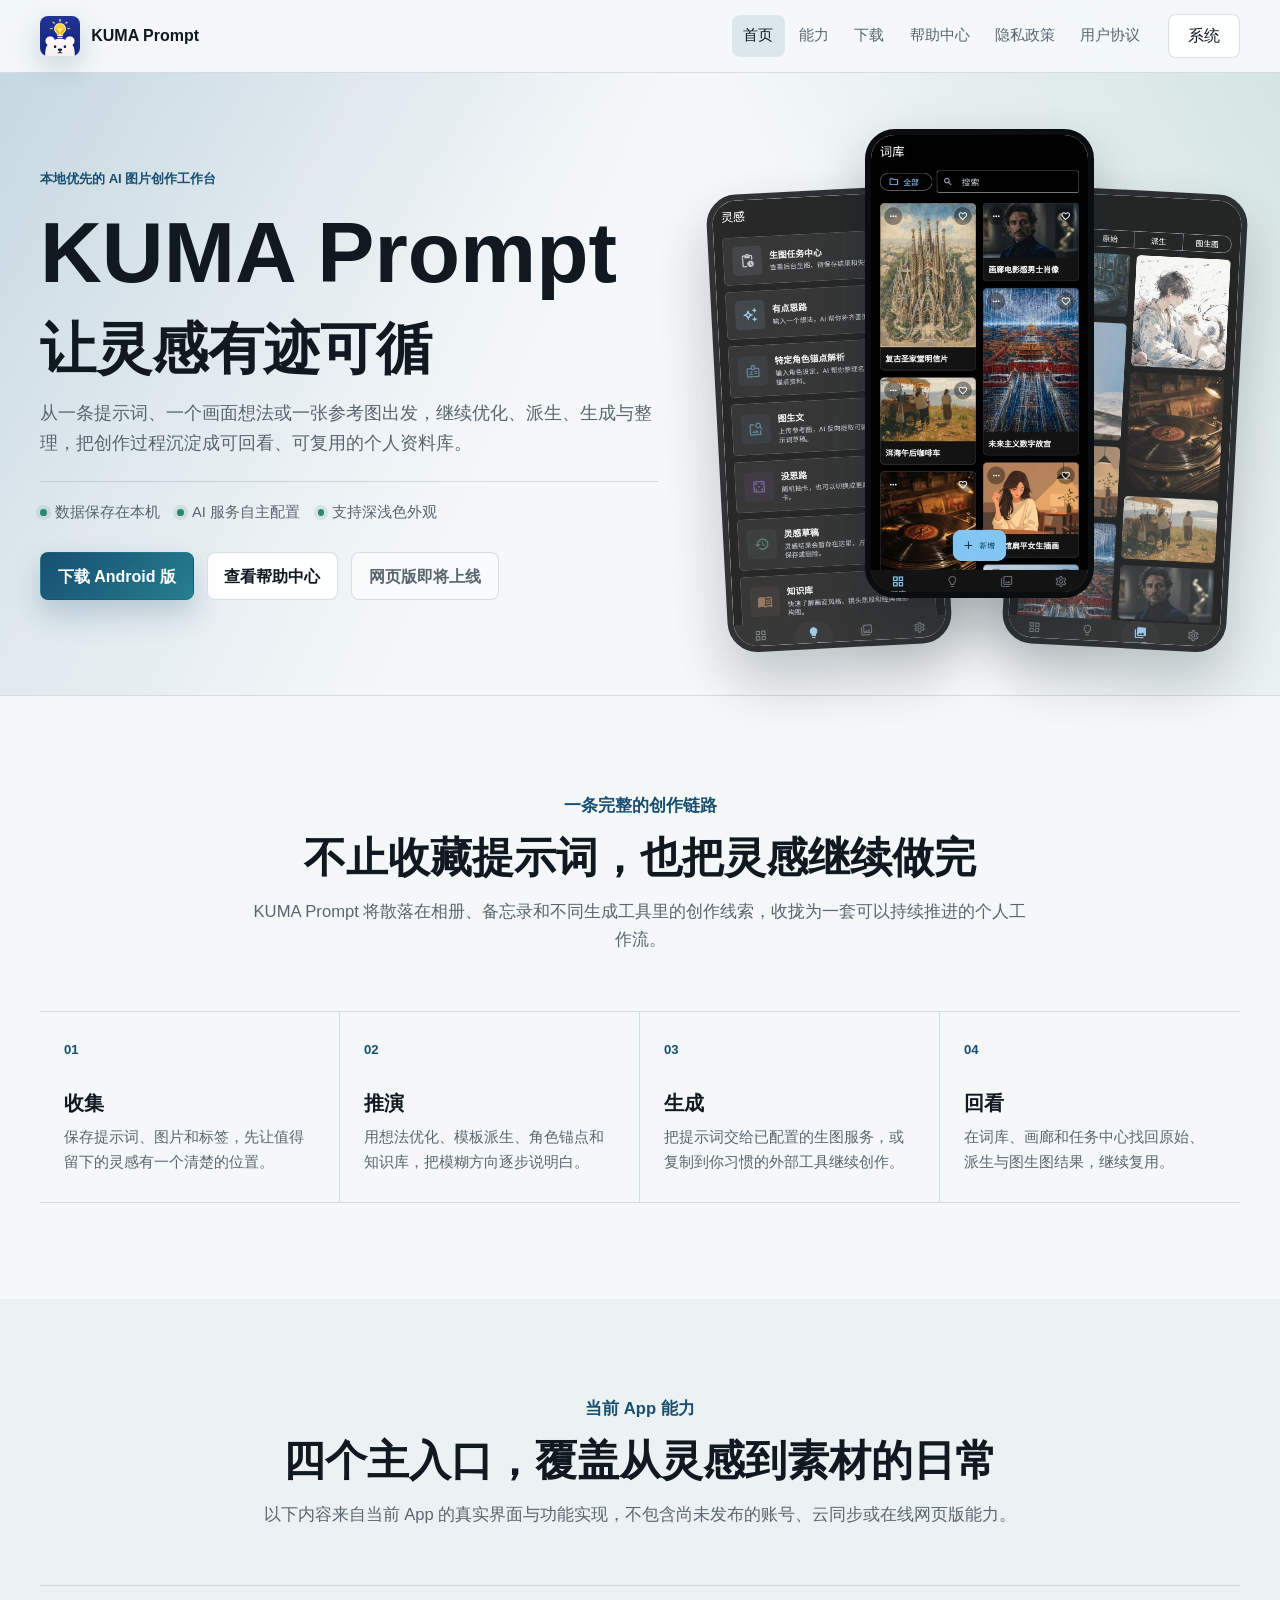
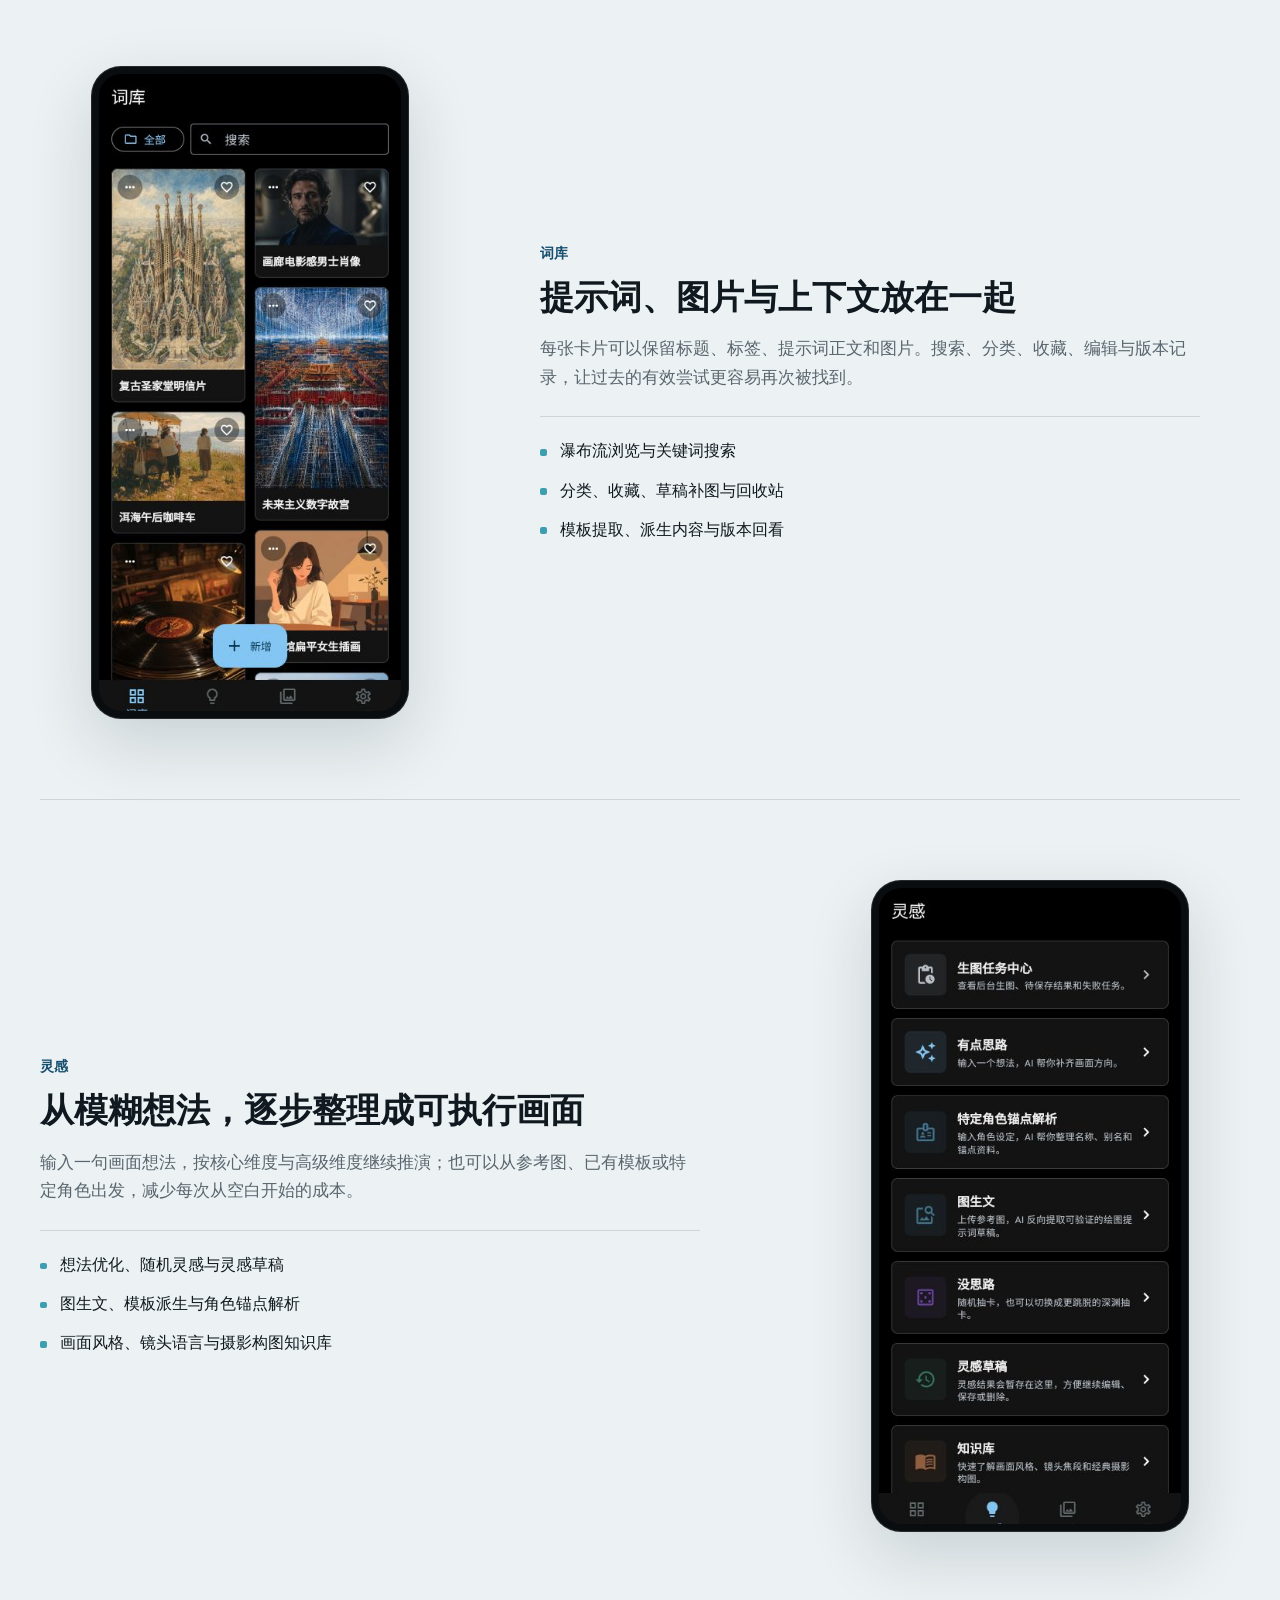
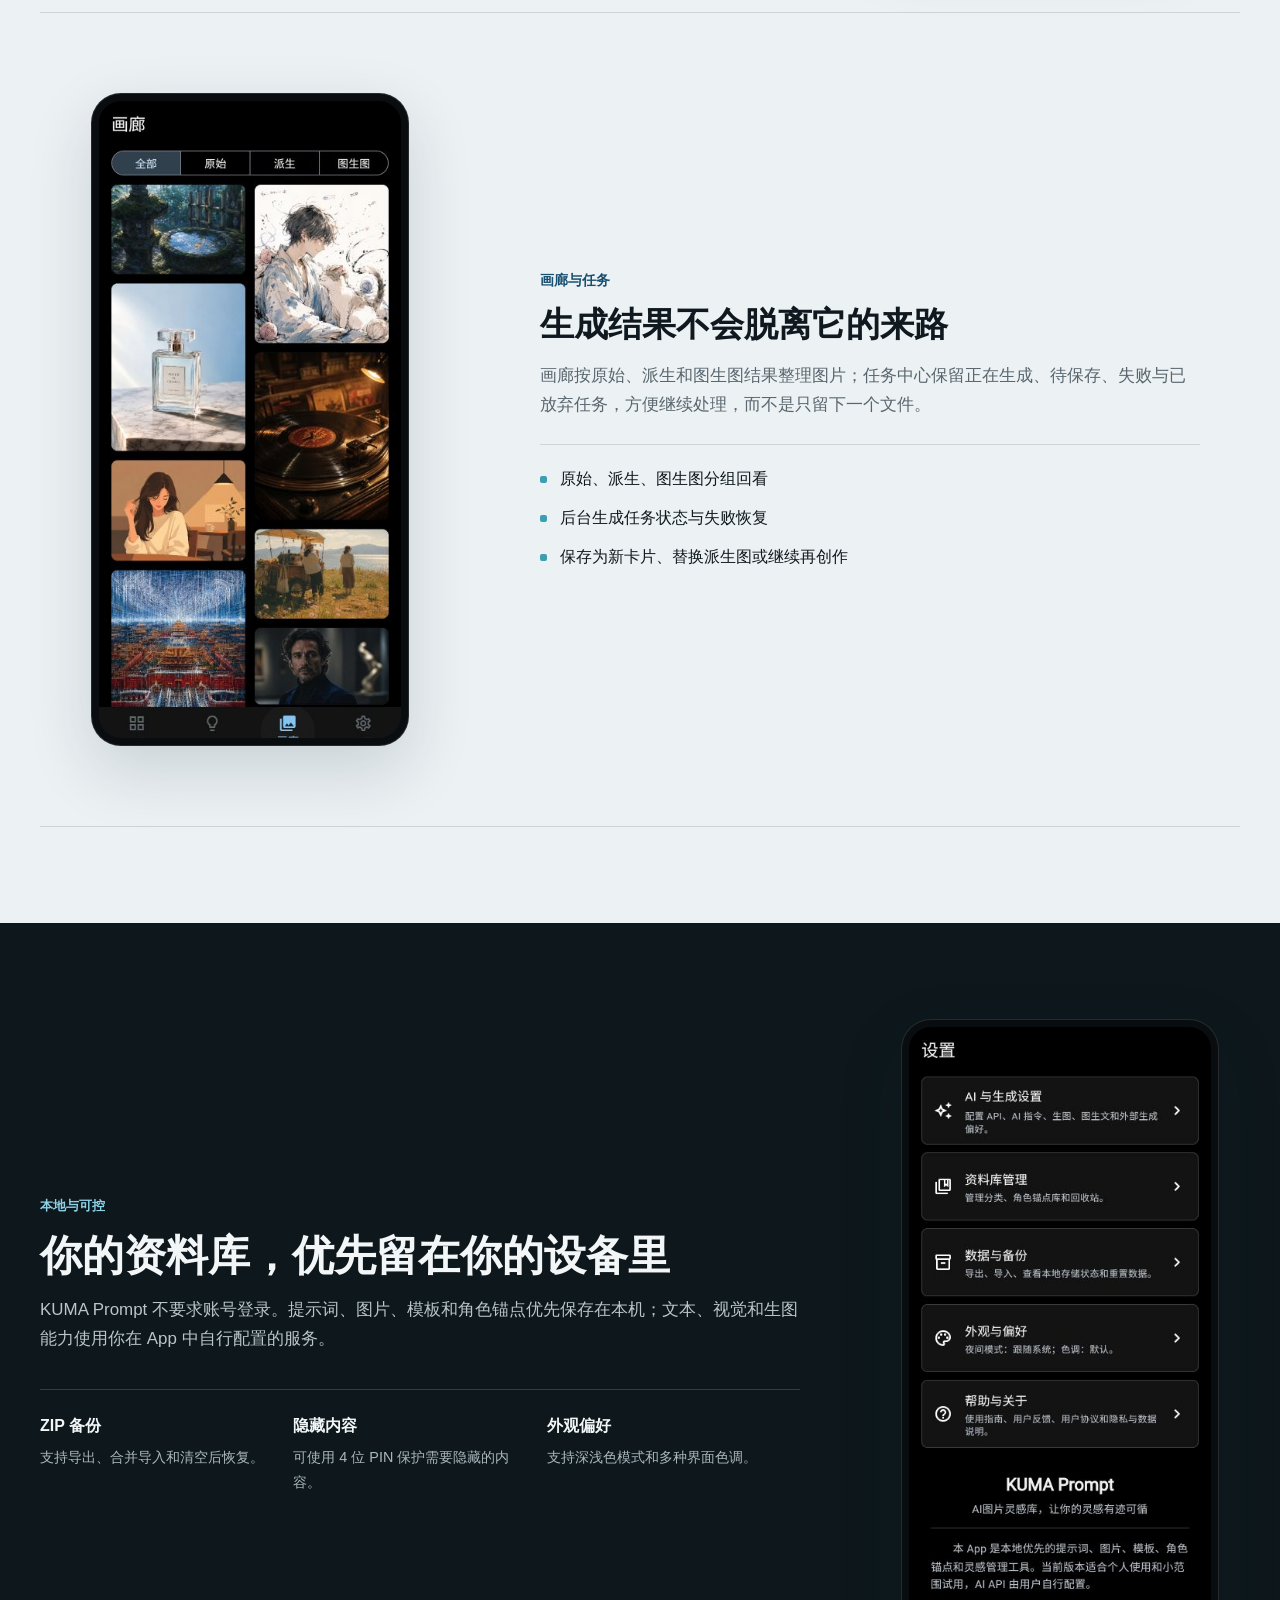
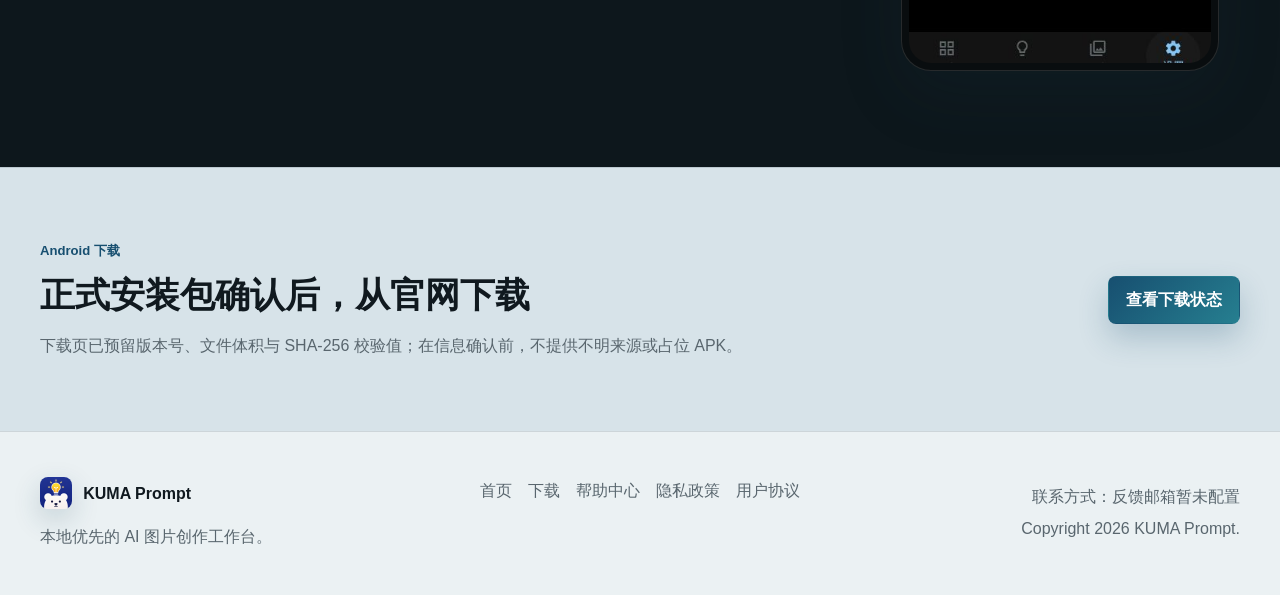
<file: index.html>
<!doctype html>
<html lang="zh-CN" data-page="home">
<head>
  <meta charset="UTF-8" />
  <meta name="viewport" content="width=device-width, initial-scale=1.0" />
  <meta name="description" content="KUMA Prompt 是本地优先的 AI 图片灵感与提示词工作台，覆盖词库、想法优化、模板派生、图生文、图生图、画廊与备份。" />
  <meta property="og:title" content="KUMA Prompt｜让灵感有迹可循" />
  <meta property="og:description" content="收下灵感，继续推演、生成与整理，把每次创作沉淀成可复用的个人素材。" />
  <meta property="og:type" content="website" />
  <meta property="og:url" content="https://kumaprompt.com/" />
  <meta property="og:image" content="https://kumaprompt.com/assets/logo/app-icon.png" />
  <title>KUMA Prompt｜让灵感有迹可循</title>
  <link rel="canonical" href="https://kumaprompt.com/" />
  <link rel="icon" href="/assets/icons/favicon.png" />
  <link rel="apple-touch-icon" href="/assets/icons/icon-512.png" />
  <link rel="stylesheet" href="/styles/base.css?v=20260714.1" />
  <link rel="stylesheet" href="/styles/layout.css?v=20260714.1" />
  <link rel="stylesheet" href="/styles/components.css?v=20260714.1" />
  <link rel="stylesheet" href="/styles/pages.css?v=20260714.1" />
</head>
<body>
  <a class="skip-link" href="#main">跳到主要内容</a>

  <header class="site-header" data-site-header>
    <div class="nav-shell">
      <a class="brand-link" href="/" aria-label="KUMA Prompt 首页">
        <img class="brand-mark" src="/assets/logo/app-icon.png" alt="" width="40" height="40" />
        <span>KUMA Prompt</span>
      </a>
      <button class="icon-button menu-button" type="button" data-menu-toggle aria-label="打开导航" aria-expanded="false">
        <span class="menu-lines" aria-hidden="true"></span>
      </button>
      <nav class="site-nav" data-site-nav aria-label="主导航">
        <a href="/" data-nav="home">首页</a>
        <a href="/#features" data-nav="features">能力</a>
        <a href="/download/" data-nav="download">下载</a>
        <a href="/support/" data-nav="support">帮助中心</a>
        <a href="/privacy/" data-nav="privacy">隐私政策</a>
        <a href="/terms/" data-nav="terms">用户协议</a>
      </nav>
      <button class="theme-button" type="button" data-theme-toggle aria-label="切换显示模式">
        <span data-theme-label>系统</span>
      </button>
    </div>
  </header>

  <main id="main">
    <section class="hero home-hero" aria-labelledby="hero-title">
      <div class="section-inner hero-shell">
        <div class="hero-copy-panel">
          <p class="eyebrow">本地优先的 AI 图片创作工作台</p>
          <h1 id="hero-title">KUMA Prompt</h1>
          <p class="hero-slogan">让灵感有迹可循</p>
          <p class="hero-copy">从一条提示词、一个画面想法或一张参考图出发，继续优化、派生、生成与整理，把创作过程沉淀成可回看、可复用的个人资料库。</p>
          <ul class="hero-facts" aria-label="产品特点">
            <li>数据保存在本机</li>
            <li>AI 服务自主配置</li>
            <li>支持深浅色外观</li>
          </ul>
          <div class="hero-actions" aria-label="主要操作">
            <a class="button button-primary" href="/download/">下载 Android 版</a>
            <a class="button button-secondary" href="/support/">查看帮助中心</a>
            <span class="button button-disabled" aria-disabled="true">网页版即将上线</span>
          </div>
        </div>
        <figure class="hero-visual" aria-label="KUMA Prompt 词库、灵感和画廊界面预览">
          <div class="product-stage">
            <img class="product-screen product-screen-left" src="/assets/images/app/inspiration.jpg" alt="" width="390" height="822" decoding="async" />
            <img class="product-screen product-screen-main" src="/assets/images/app/library.jpg" alt="" width="390" height="822" decoding="async" fetchpriority="high" />
            <img class="product-screen product-screen-right" src="/assets/images/app/gallery.jpg" alt="" width="390" height="822" decoding="async" />
          </div>
        </figure>
      </div>
    </section>

    <section class="section workflow-section" id="overview" aria-labelledby="overview-title">
      <div class="section-inner section-heading">
        <p class="eyebrow">一条完整的创作链路</p>
        <h2 id="overview-title">不止收藏提示词，也把灵感继续做完</h2>
        <p>KUMA Prompt 将散落在相册、备忘录和不同生成工具里的创作线索，收拢为一套可以持续推进的个人工作流。</p>
      </div>
      <div class="section-inner workflow-grid">
        <article class="workflow-step">
          <span class="workflow-index">01</span>
          <h3>收集</h3>
          <p>保存提示词、图片和标签，先让值得留下的灵感有一个清楚的位置。</p>
        </article>
        <article class="workflow-step">
          <span class="workflow-index">02</span>
          <h3>推演</h3>
          <p>用想法优化、模板派生、角色锚点和知识库，把模糊方向逐步说明白。</p>
        </article>
        <article class="workflow-step">
          <span class="workflow-index">03</span>
          <h3>生成</h3>
          <p>把提示词交给已配置的生图服务，或复制到你习惯的外部工具继续创作。</p>
        </article>
        <article class="workflow-step">
          <span class="workflow-index">04</span>
          <h3>回看</h3>
          <p>在词库、画廊和任务中心找回原始、派生与图生图结果，继续复用。</p>
        </article>
      </div>
    </section>

    <section class="section section-quiet" id="features" aria-labelledby="features-title">
      <div class="section-inner section-heading">
        <p class="eyebrow">当前 App 能力</p>
        <h2 id="features-title">四个主入口，覆盖从灵感到素材的日常</h2>
        <p>以下内容来自当前 App 的真实界面与功能实现，不包含尚未发布的账号、云同步或在线网页版能力。</p>
      </div>
      <div class="section-inner showcase-list">
        <article class="showcase-row">
          <figure class="app-screen-frame">
            <img src="/assets/images/app/library.jpg" alt="KUMA Prompt 词库页面，使用瀑布流展示图片提示词卡片" width="390" height="822" loading="lazy" decoding="async" />
          </figure>
          <div class="showcase-copy">
            <p class="feature-label">词库</p>
            <h3>提示词、图片与上下文放在一起</h3>
            <p>每张卡片可以保留标题、标签、提示词正文和图片。搜索、分类、收藏、编辑与版本记录，让过去的有效尝试更容易再次被找到。</p>
            <ul class="feature-points">
              <li>瀑布流浏览与关键词搜索</li>
              <li>分类、收藏、草稿补图与回收站</li>
              <li>模板提取、派生内容与版本回看</li>
            </ul>
          </div>
        </article>

        <article class="showcase-row showcase-row-reverse">
          <figure class="app-screen-frame">
            <img src="/assets/images/app/inspiration.jpg" alt="KUMA Prompt 灵感页面，包含任务中心、想法优化、角色锚点、图生文和知识库入口" width="390" height="822" loading="lazy" decoding="async" />
          </figure>
          <div class="showcase-copy">
            <p class="feature-label">灵感</p>
            <h3>从模糊想法，逐步整理成可执行画面</h3>
            <p>输入一句画面想法，按核心维度与高级维度继续推演；也可以从参考图、已有模板或特定角色出发，减少每次从空白开始的成本。</p>
            <ul class="feature-points">
              <li>想法优化、随机灵感与灵感草稿</li>
              <li>图生文、模板派生与角色锚点解析</li>
              <li>画面风格、镜头语言与摄影构图知识库</li>
            </ul>
          </div>
        </article>

        <article class="showcase-row">
          <figure class="app-screen-frame">
            <img src="/assets/images/app/gallery.jpg" alt="KUMA Prompt 画廊页面，可筛选原始、派生和图生图图片" width="390" height="822" loading="lazy" decoding="async" />
          </figure>
          <div class="showcase-copy">
            <p class="feature-label">画廊与任务</p>
            <h3>生成结果不会脱离它的来路</h3>
            <p>画廊按原始、派生和图生图结果整理图片；任务中心保留正在生成、待保存、失败与已放弃任务，方便继续处理，而不是只留下一个文件。</p>
            <ul class="feature-points">
              <li>原始、派生、图生图分组回看</li>
              <li>后台生成任务状态与失败恢复</li>
              <li>保存为新卡片、替换派生图或继续再创作</li>
            </ul>
          </div>
        </article>
      </div>
    </section>

    <section class="section trust-section" aria-labelledby="trust-title">
      <div class="section-inner trust-layout">
        <div class="trust-copy">
          <p class="eyebrow">本地与可控</p>
          <h2 id="trust-title">你的资料库，优先留在你的设备里</h2>
          <p>KUMA Prompt 不要求账号登录。提示词、图片、模板和角色锚点优先保存在本机；文本、视觉和生图能力使用你在 App 中自行配置的服务。</p>
          <dl class="trust-list">
            <div>
              <dt>ZIP 备份</dt>
              <dd>支持导出、合并导入和清空后恢复。</dd>
            </div>
            <div>
              <dt>隐藏内容</dt>
              <dd>可使用 4 位 PIN 保护需要隐藏的内容。</dd>
            </div>
            <div>
              <dt>外观偏好</dt>
              <dd>支持深浅色模式和多种界面色调。</dd>
            </div>
          </dl>
        </div>
        <figure class="settings-visual">
          <img src="/assets/images/app/settings.jpg" alt="KUMA Prompt 设置页面，包含 AI 与生成设置、资料库管理、数据与备份、外观与偏好" width="390" height="822" loading="lazy" decoding="async" />
        </figure>
      </div>
    </section>

    <section class="section cta-band" aria-labelledby="download-cta-title">
      <div class="section-inner cta-inner">
        <div>
          <p class="eyebrow">Android 下载</p>
          <h2 id="download-cta-title">正式安装包确认后，从官网下载</h2>
          <p>下载页已预留版本号、文件体积与 SHA-256 校验值；在信息确认前，不提供不明来源或占位 APK。</p>
        </div>
        <a class="button button-primary" href="/download/">查看下载状态</a>
      </div>
    </section>
  </main>

  <footer class="site-footer">
    <div class="section-inner footer-grid">
      <div>
        <a class="footer-brand" href="/">
          <img src="/assets/logo/app-icon.png" alt="" width="32" height="32" />
          <span>KUMA Prompt</span>
        </a>
        <p>本地优先的 AI 图片创作工作台。</p>
      </div>
      <nav class="footer-links" aria-label="页脚导航">
        <a href="/">首页</a>
        <a href="/download/">下载</a>
        <a href="/support/">帮助中心</a>
        <a href="/privacy/">隐私政策</a>
        <a href="/terms/">用户协议</a>
      </nav>
      <div class="footer-meta">
        <p>联系方式：<span data-feedback-target>反馈邮箱暂未配置</span></p>
        <p>Copyright <span data-current-year></span> KUMA Prompt.</p>
      </div>
    </div>
  </footer>

  <script src="/scripts/site-config.js"></script>
  <script src="/scripts/theme.js"></script>
  <script src="/scripts/main.js?v=20260714.1"></script>
</body>
</html>
</file>
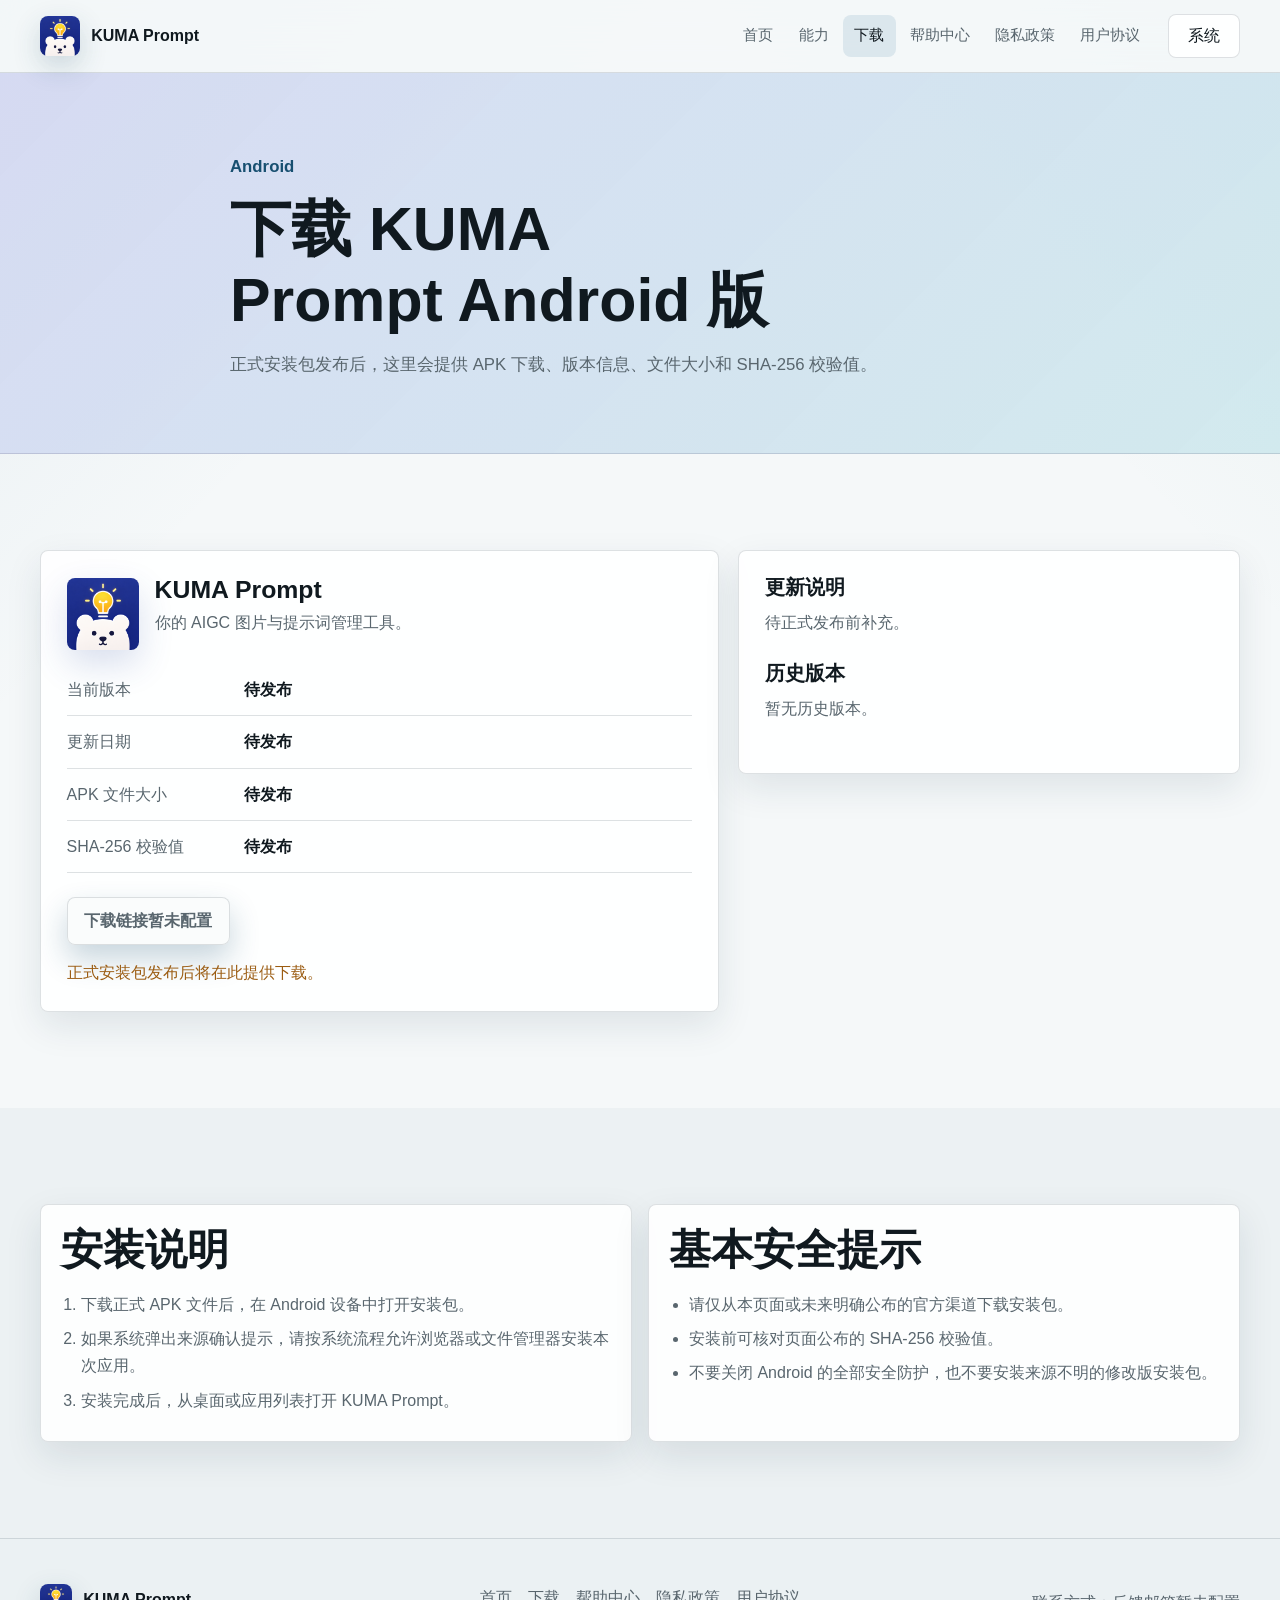
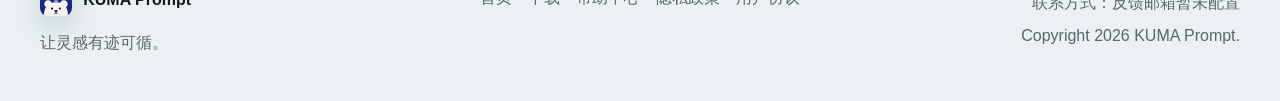
<file: download/index.html>
<!doctype html>
<html lang="zh-CN" data-page="download">
<head>
  <meta charset="UTF-8" />
  <meta name="viewport" content="width=device-width, initial-scale=1.0" />
  <meta name="description" content="下载 KUMA Prompt Android 版。正式安装包发布后将在此提供 APK 下载、版本信息和 SHA-256 校验值。" />
  <meta property="og:title" content="下载 KUMA Prompt Android 版" />
  <meta property="og:description" content="正式安装包发布后将在此提供下载与校验信息。" />
  <meta property="og:type" content="website" />
  <meta property="og:url" content="https://kumaprompt.com/download/" />
  <meta property="og:image" content="https://kumaprompt.com/assets/logo/app-icon.png" />
  <title>下载 KUMA Prompt Android 版｜KUMA Prompt</title>
  <link rel="canonical" href="https://kumaprompt.com/download/" />
  <link rel="icon" href="/assets/icons/favicon.png" />
  <link rel="apple-touch-icon" href="/assets/icons/icon-512.png" />
  <link rel="stylesheet" href="/styles/base.css?v=20260714.1" />
  <link rel="stylesheet" href="/styles/layout.css?v=20260714.1" />
  <link rel="stylesheet" href="/styles/components.css?v=20260714.1" />
  <link rel="stylesheet" href="/styles/pages.css?v=20260714.1" />
</head>
<body>
  <a class="skip-link" href="#main">跳到主要内容</a>
  <header class="site-header" data-site-header>
    <div class="nav-shell">
      <a class="brand-link" href="/" aria-label="KUMA Prompt 首页">
        <img class="brand-mark" src="/assets/logo/app-icon.png" alt="" width="40" height="40" />
        <span>KUMA Prompt</span>
      </a>
      <button class="icon-button menu-button" type="button" data-menu-toggle aria-label="打开导航" aria-expanded="false">
        <span class="menu-lines" aria-hidden="true"></span>
      </button>
      <nav class="site-nav" data-site-nav aria-label="主导航">
        <a href="/" data-nav="home">首页</a>
        <a href="/#features" data-nav="features">能力</a>
        <a href="/download/" data-nav="download">下载</a>
        <a href="/support/" data-nav="support">帮助中心</a>
        <a href="/privacy/" data-nav="privacy">隐私政策</a>
        <a href="/terms/" data-nav="terms">用户协议</a>
      </nav>
      <button class="theme-button" type="button" data-theme-toggle aria-label="切换显示模式">
        <span data-theme-label>系统</span>
      </button>
    </div>
  </header>

  <main id="main">
    <section class="page-hero compact-hero">
      <div class="section-inner page-hero-inner">
        <p class="eyebrow">Android</p>
        <h1>下载 KUMA Prompt Android 版</h1>
        <p>正式安装包发布后，这里会提供 APK 下载、版本信息、文件大小和 SHA-256 校验值。</p>
      </div>
    </section>

    <section class="section">
      <div class="section-inner download-layout">
        <article class="download-panel">
          <div class="download-app">
            <img src="/assets/logo/app-icon.png" alt="" width="72" height="72" />
            <div>
              <h2>KUMA Prompt</h2>
              <p>你的 AIGC 图片与提示词管理工具。</p>
            </div>
          </div>

          <dl class="info-table">
            <div>
              <dt>当前版本</dt>
              <dd data-config="currentVersion">待发布</dd>
            </div>
            <div>
              <dt>更新日期</dt>
              <dd data-config="releaseDate">待发布</dd>
            </div>
            <div>
              <dt>APK 文件大小</dt>
              <dd data-config="apkSize">待发布</dd>
            </div>
            <div>
              <dt>SHA-256 校验值</dt>
              <dd class="break-value" data-config="sha256">待发布</dd>
            </div>
          </dl>

          <a class="button button-primary download-button" href="#" data-download-button>下载链接暂未配置</a>
          <p class="download-note" data-download-note>正式安装包发布后将在此提供下载。</p>
        </article>

        <aside class="release-panel">
          <h2>更新说明</h2>
          <p data-config="releaseNotes">待正式发布前补充。</p>
          <h2>历史版本</h2>
          <p>暂无历史版本。</p>
        </aside>
      </div>
    </section>

    <section class="section section-quiet">
      <div class="section-inner guide-grid">
        <article class="text-panel">
          <h2>安装说明</h2>
          <ol class="ordered-list">
            <li>下载正式 APK 文件后，在 Android 设备中打开安装包。</li>
            <li>如果系统弹出来源确认提示，请按系统流程允许浏览器或文件管理器安装本次应用。</li>
            <li>安装完成后，从桌面或应用列表打开 KUMA Prompt。</li>
          </ol>
        </article>
        <article class="text-panel">
          <h2>基本安全提示</h2>
          <ul class="plain-list">
            <li>请仅从本页面或未来明确公布的官方渠道下载安装包。</li>
            <li>安装前可核对页面公布的 SHA-256 校验值。</li>
            <li>不要关闭 Android 的全部安全防护，也不要安装来源不明的修改版安装包。</li>
          </ul>
        </article>
      </div>
    </section>
  </main>

  <footer class="site-footer">
    <div class="section-inner footer-grid">
      <div>
        <a class="footer-brand" href="/">
          <img src="/assets/logo/app-icon.png" alt="" width="32" height="32" />
          <span>KUMA Prompt</span>
        </a>
        <p>让灵感有迹可循。</p>
      </div>
      <nav class="footer-links" aria-label="页脚导航">
        <a href="/">首页</a>
        <a href="/download/">下载</a>
        <a href="/support/">帮助中心</a>
        <a href="/privacy/">隐私政策</a>
        <a href="/terms/">用户协议</a>
      </nav>
      <div class="footer-meta">
        <p>联系方式：<span data-feedback-target>反馈邮箱暂未配置</span></p>
        <p>Copyright <span data-current-year></span> KUMA Prompt.</p>
      </div>
    </div>
  </footer>

  <script src="/scripts/site-config.js"></script>
  <script src="/scripts/theme.js"></script>
  <script src="/scripts/main.js?v=20260714.1"></script>
</body>
</html>
</file>
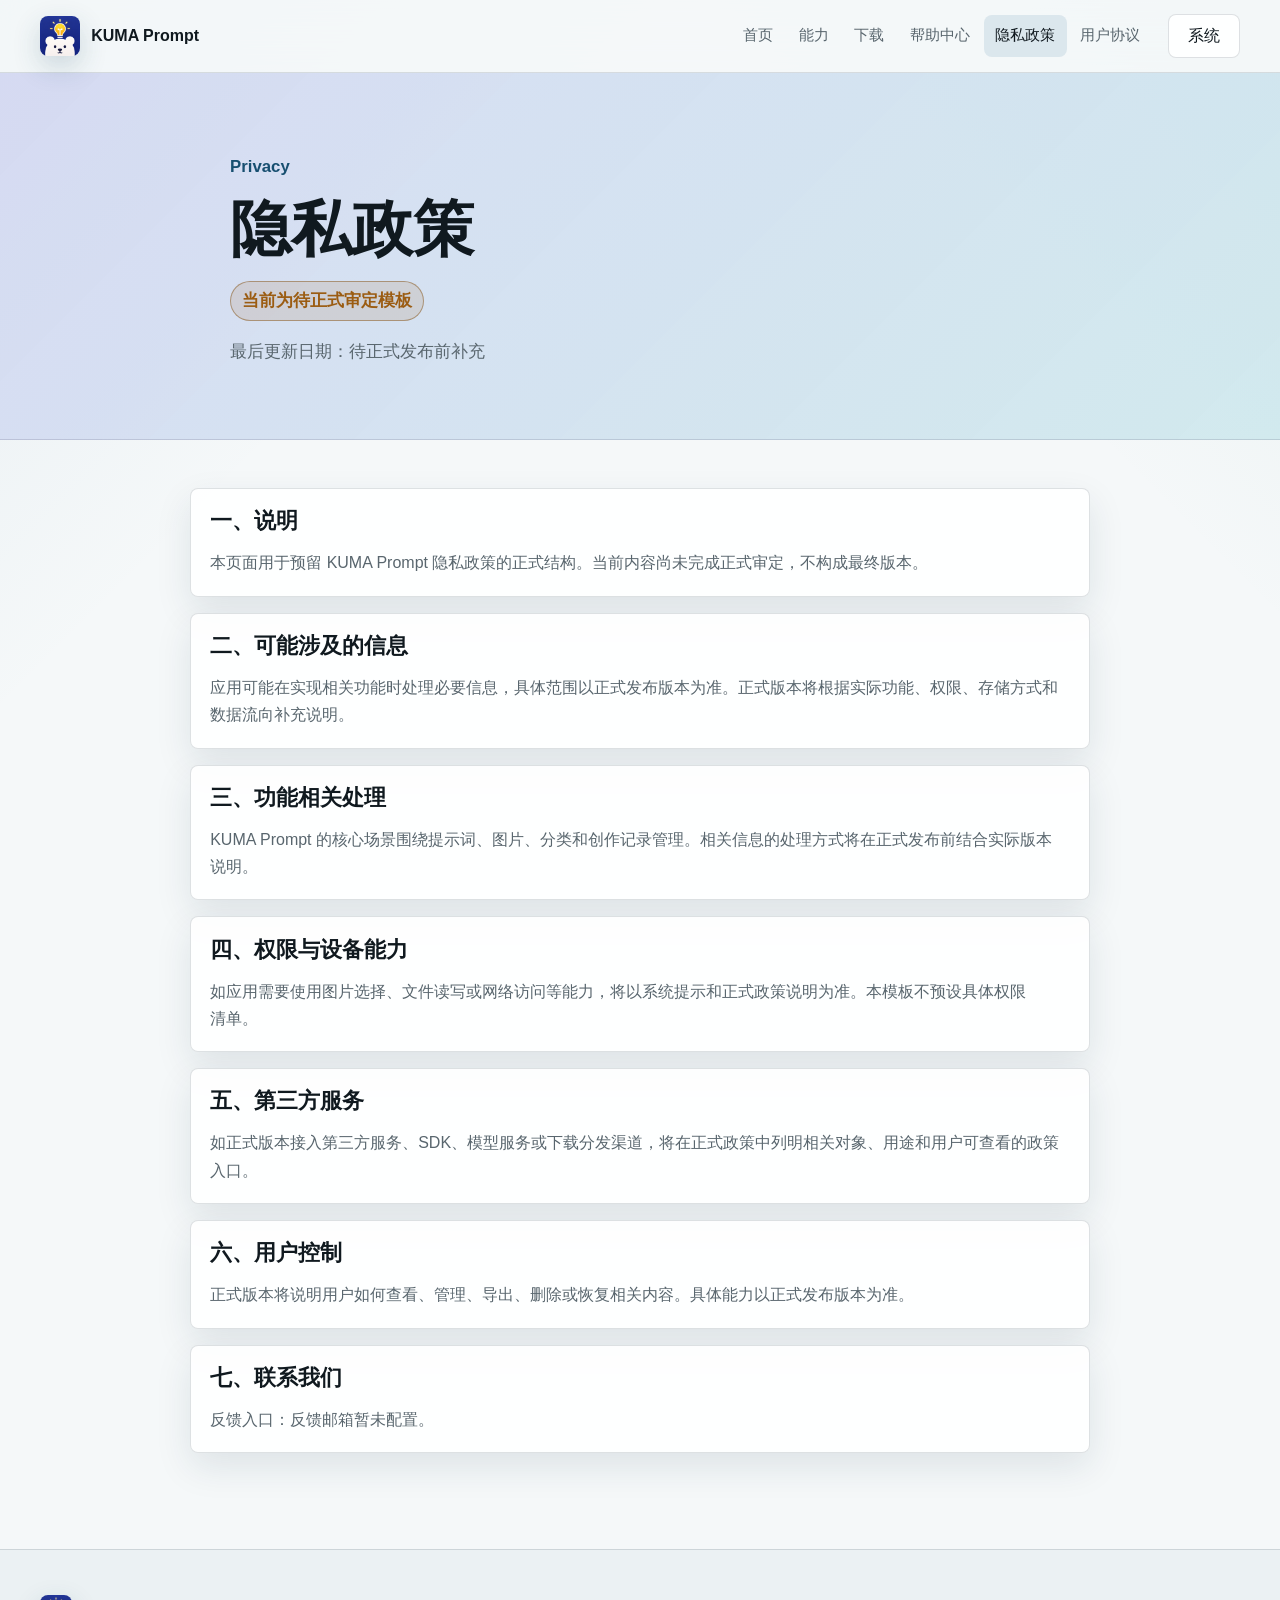
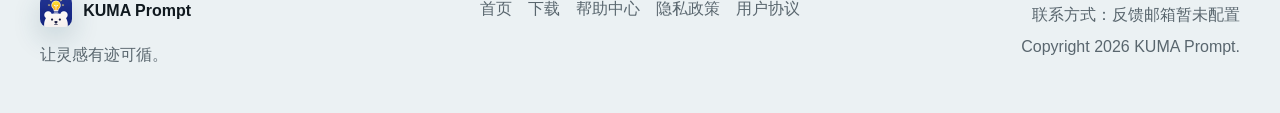
<file: privacy/index.html>
<!doctype html>
<html lang="zh-CN" data-page="privacy">
<head>
  <meta charset="UTF-8" />
  <meta name="viewport" content="width=device-width, initial-scale=1.0" />
  <meta name="description" content="KUMA Prompt 隐私政策待正式审定模板。" />
  <meta property="og:title" content="隐私政策｜KUMA Prompt" />
  <meta property="og:description" content="当前为待正式审定模板，正式发布前将根据实际版本补充。" />
  <meta property="og:type" content="website" />
  <meta property="og:url" content="https://kumaprompt.com/privacy/" />
  <meta property="og:image" content="https://kumaprompt.com/assets/logo/app-icon.png" />
  <title>隐私政策｜KUMA Prompt</title>
  <link rel="canonical" href="https://kumaprompt.com/privacy/" />
  <link rel="icon" href="/assets/icons/favicon.png" />
  <link rel="apple-touch-icon" href="/assets/icons/icon-512.png" />
  <link rel="stylesheet" href="/styles/base.css?v=20260714.1" />
  <link rel="stylesheet" href="/styles/layout.css?v=20260714.1" />
  <link rel="stylesheet" href="/styles/components.css?v=20260714.1" />
  <link rel="stylesheet" href="/styles/pages.css?v=20260714.1" />
</head>
<body>
  <a class="skip-link" href="#main">跳到主要内容</a>
  <header class="site-header" data-site-header>
    <div class="nav-shell">
      <a class="brand-link" href="/" aria-label="KUMA Prompt 首页">
        <img class="brand-mark" src="/assets/logo/app-icon.png" alt="" width="40" height="40" />
        <span>KUMA Prompt</span>
      </a>
      <button class="icon-button menu-button" type="button" data-menu-toggle aria-label="打开导航" aria-expanded="false">
        <span class="menu-lines" aria-hidden="true"></span>
      </button>
      <nav class="site-nav" data-site-nav aria-label="主导航">
        <a href="/" data-nav="home">首页</a>
        <a href="/#features" data-nav="features">能力</a>
        <a href="/download/" data-nav="download">下载</a>
        <a href="/support/" data-nav="support">帮助中心</a>
        <a href="/privacy/" data-nav="privacy">隐私政策</a>
        <a href="/terms/" data-nav="terms">用户协议</a>
      </nav>
      <button class="theme-button" type="button" data-theme-toggle aria-label="切换显示模式">
        <span data-theme-label>系统</span>
      </button>
    </div>
  </header>

  <main id="main">
    <section class="page-hero compact-hero">
      <div class="section-inner page-hero-inner">
        <p class="eyebrow">Privacy</p>
        <h1>隐私政策</h1>
        <p class="template-label">当前为待正式审定模板</p>
        <p>最后更新日期：待正式发布前补充</p>
      </div>
    </section>

    <article class="section legal-page">
      <div class="section-inner legal-content">
        <section>
          <h2>一、说明</h2>
          <p>本页面用于预留 KUMA Prompt 隐私政策的正式结构。当前内容尚未完成正式审定，不构成最终版本。</p>
        </section>
        <section>
          <h2>二、可能涉及的信息</h2>
          <p>应用可能在实现相关功能时处理必要信息，具体范围以正式发布版本为准。正式版本将根据实际功能、权限、存储方式和数据流向补充说明。</p>
        </section>
        <section>
          <h2>三、功能相关处理</h2>
          <p>KUMA Prompt 的核心场景围绕提示词、图片、分类和创作记录管理。相关信息的处理方式将在正式发布前结合实际版本说明。</p>
        </section>
        <section>
          <h2>四、权限与设备能力</h2>
          <p>如应用需要使用图片选择、文件读写或网络访问等能力，将以系统提示和正式政策说明为准。本模板不预设具体权限清单。</p>
        </section>
        <section>
          <h2>五、第三方服务</h2>
          <p>如正式版本接入第三方服务、SDK、模型服务或下载分发渠道，将在正式政策中列明相关对象、用途和用户可查看的政策入口。</p>
        </section>
        <section>
          <h2>六、用户控制</h2>
          <p>正式版本将说明用户如何查看、管理、导出、删除或恢复相关内容。具体能力以正式发布版本为准。</p>
        </section>
        <section>
          <h2>七、联系我们</h2>
          <p>反馈入口：<span data-feedback-target>反馈邮箱暂未配置</span>。</p>
        </section>
      </div>
    </article>
  </main>

  <footer class="site-footer">
    <div class="section-inner footer-grid">
      <div>
        <a class="footer-brand" href="/">
          <img src="/assets/logo/app-icon.png" alt="" width="32" height="32" />
          <span>KUMA Prompt</span>
        </a>
        <p>让灵感有迹可循。</p>
      </div>
      <nav class="footer-links" aria-label="页脚导航">
        <a href="/">首页</a>
        <a href="/download/">下载</a>
        <a href="/support/">帮助中心</a>
        <a href="/privacy/">隐私政策</a>
        <a href="/terms/">用户协议</a>
      </nav>
      <div class="footer-meta">
        <p>联系方式：<span data-feedback-target>反馈邮箱暂未配置</span></p>
        <p>Copyright <span data-current-year></span> KUMA Prompt.</p>
      </div>
    </div>
  </footer>

  <script src="/scripts/site-config.js"></script>
  <script src="/scripts/theme.js"></script>
  <script src="/scripts/main.js?v=20260714.1"></script>
</body>
</html>
</file>
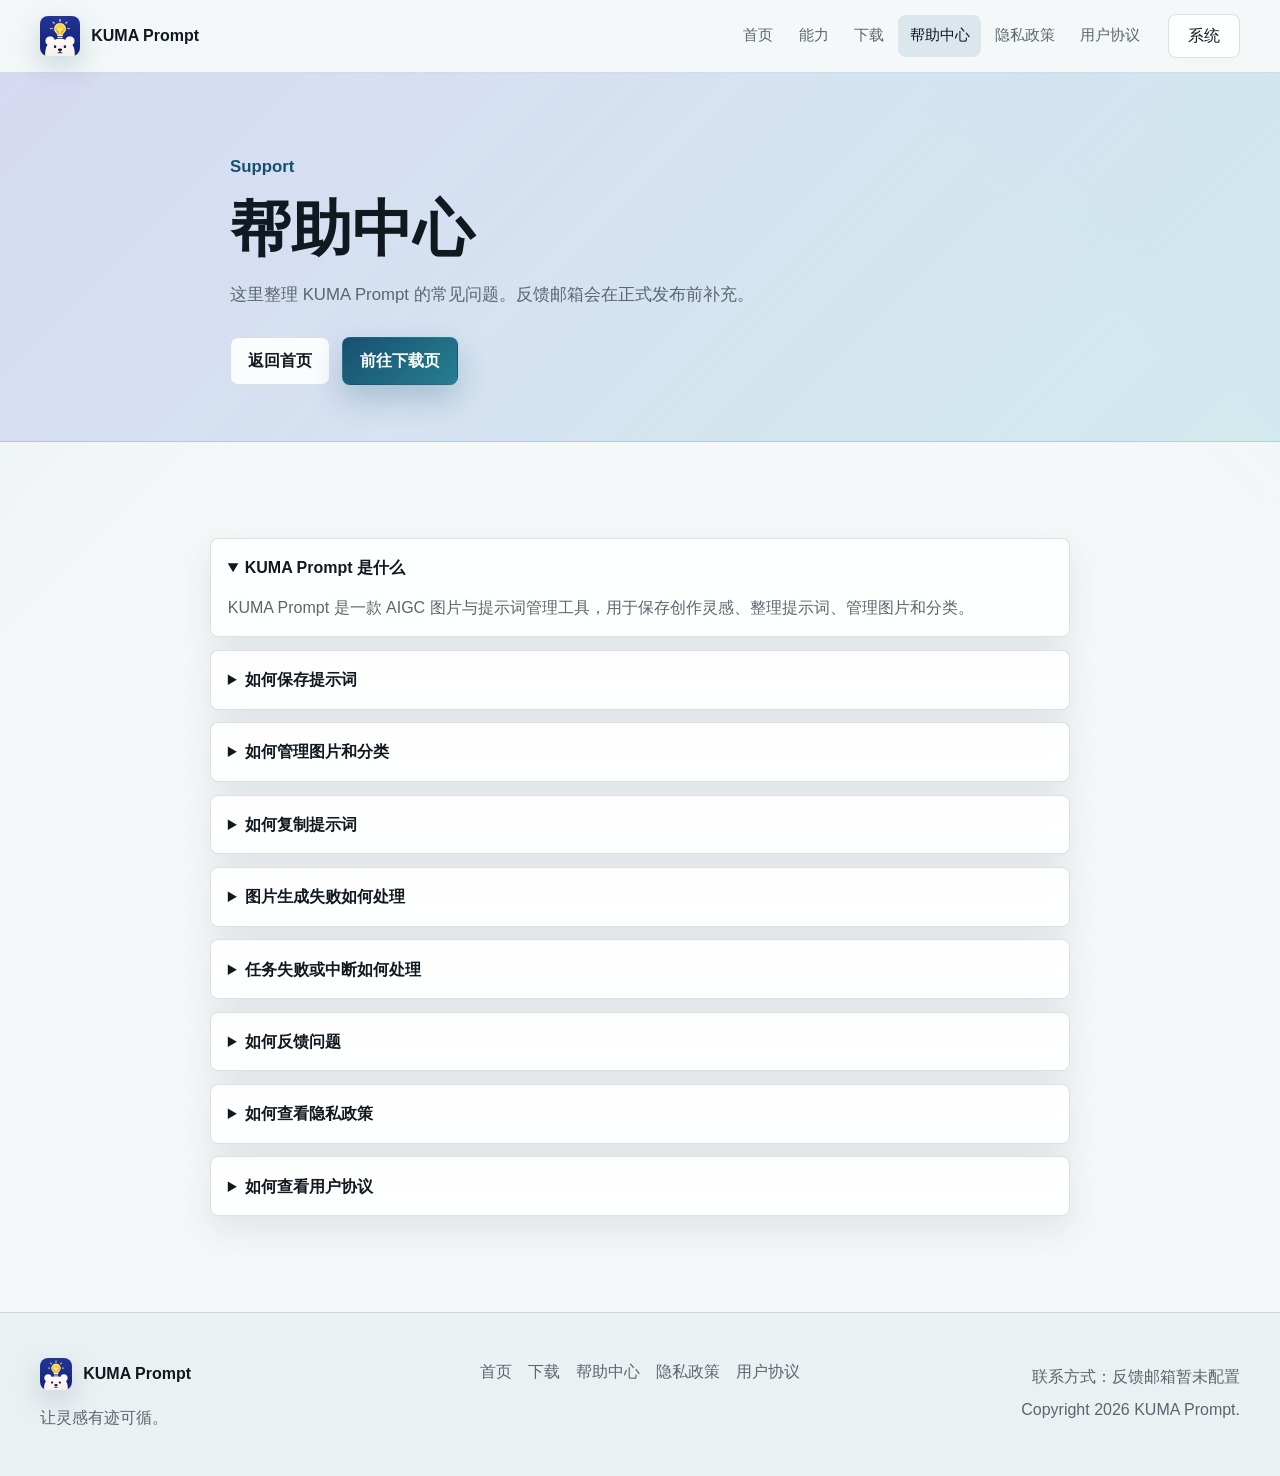
<file: support/index.html>
<!doctype html>
<html lang="zh-CN" data-page="support">
<head>
  <meta charset="UTF-8" />
  <meta name="viewport" content="width=device-width, initial-scale=1.0" />
  <meta name="description" content="KUMA Prompt 帮助中心，了解提示词保存、图片分类、复制提示词、任务处理和问题反馈。" />
  <meta property="og:title" content="帮助中心｜KUMA Prompt" />
  <meta property="og:description" content="查看 KUMA Prompt 常见问题与反馈入口。" />
  <meta property="og:type" content="website" />
  <meta property="og:url" content="https://kumaprompt.com/support/" />
  <meta property="og:image" content="https://kumaprompt.com/assets/logo/app-icon.png" />
  <title>帮助中心｜KUMA Prompt</title>
  <link rel="canonical" href="https://kumaprompt.com/support/" />
  <link rel="icon" href="/assets/icons/favicon.png" />
  <link rel="apple-touch-icon" href="/assets/icons/icon-512.png" />
  <link rel="stylesheet" href="/styles/base.css?v=20260714.1" />
  <link rel="stylesheet" href="/styles/layout.css?v=20260714.1" />
  <link rel="stylesheet" href="/styles/components.css?v=20260714.1" />
  <link rel="stylesheet" href="/styles/pages.css?v=20260714.1" />
</head>
<body>
  <a class="skip-link" href="#main">跳到主要内容</a>
  <header class="site-header" data-site-header>
    <div class="nav-shell">
      <a class="brand-link" href="/" aria-label="KUMA Prompt 首页">
        <img class="brand-mark" src="/assets/logo/app-icon.png" alt="" width="40" height="40" />
        <span>KUMA Prompt</span>
      </a>
      <button class="icon-button menu-button" type="button" data-menu-toggle aria-label="打开导航" aria-expanded="false">
        <span class="menu-lines" aria-hidden="true"></span>
      </button>
      <nav class="site-nav" data-site-nav aria-label="主导航">
        <a href="/" data-nav="home">首页</a>
        <a href="/#features" data-nav="features">能力</a>
        <a href="/download/" data-nav="download">下载</a>
        <a href="/support/" data-nav="support">帮助中心</a>
        <a href="/privacy/" data-nav="privacy">隐私政策</a>
        <a href="/terms/" data-nav="terms">用户协议</a>
      </nav>
      <button class="theme-button" type="button" data-theme-toggle aria-label="切换显示模式">
        <span data-theme-label>系统</span>
      </button>
    </div>
  </header>

  <main id="main">
    <section class="page-hero compact-hero">
      <div class="section-inner page-hero-inner">
        <p class="eyebrow">Support</p>
        <h1>帮助中心</h1>
        <p>这里整理 KUMA Prompt 的常见问题。反馈邮箱会在正式发布前补充。</p>
        <div class="inline-actions">
          <a class="button button-secondary" href="/">返回首页</a>
          <a class="button button-primary" href="/download/">前往下载页</a>
        </div>
      </div>
    </section>

    <section class="section">
      <div class="section-inner faq-wrap">
        <details class="faq-item" open>
          <summary>KUMA Prompt 是什么</summary>
          <p>KUMA Prompt 是一款 AIGC 图片与提示词管理工具，用于保存创作灵感、整理提示词、管理图片和分类。</p>
        </details>
        <details class="faq-item">
          <summary>如何保存提示词</summary>
          <p>在 App 中新建提示词卡片，填写标题、标签和完整提示词。也可以先保存草稿，再继续补充图片或分类。</p>
        </details>
        <details class="faq-item">
          <summary>如何管理图片和分类</summary>
          <p>你可以为提示词卡片添加图片，并通过分类、收藏和搜索来回看不同主题的素材。</p>
        </details>
        <details class="faq-item">
          <summary>如何复制提示词</summary>
          <p>进入提示词详情页后，使用复制操作获取完整提示词，再粘贴到你选择的生成工具中。</p>
        </details>
        <details class="faq-item">
          <summary>图片生成失败如何处理</summary>
          <p>请先检查网络、接口配置和提示词内容。如果仍失败，可以回到任务或草稿入口查看状态，再按 App 内提示重试。</p>
        </details>
        <details class="faq-item">
          <summary>任务失败或中断如何处理</summary>
          <p>进入任务相关入口查看失败原因或待处理结果。正式发布后的具体排查方式会继续补充到本页。</p>
        </details>
        <details class="faq-item">
          <summary>如何反馈问题</summary>
          <p>当前反馈入口：<span data-feedback-target>反馈邮箱暂未配置</span>。反馈时建议附上设备型号、系统版本、操作步骤和错误提示。</p>
        </details>
        <details class="faq-item">
          <summary>如何查看隐私政策</summary>
          <p>你可以访问 <a href="/privacy/">隐私政策</a>。当前页面为待正式审定模板，正式发布前会根据实际版本补充。</p>
        </details>
        <details class="faq-item">
          <summary>如何查看用户协议</summary>
          <p>你可以访问 <a href="/terms/">用户协议</a>。当前页面为待正式审定模板，正式发布前会根据实际版本补充。</p>
        </details>
      </div>
    </section>
  </main>

  <footer class="site-footer">
    <div class="section-inner footer-grid">
      <div>
        <a class="footer-brand" href="/">
          <img src="/assets/logo/app-icon.png" alt="" width="32" height="32" />
          <span>KUMA Prompt</span>
        </a>
        <p>让灵感有迹可循。</p>
      </div>
      <nav class="footer-links" aria-label="页脚导航">
        <a href="/">首页</a>
        <a href="/download/">下载</a>
        <a href="/support/">帮助中心</a>
        <a href="/privacy/">隐私政策</a>
        <a href="/terms/">用户协议</a>
      </nav>
      <div class="footer-meta">
        <p>联系方式：<span data-feedback-target>反馈邮箱暂未配置</span></p>
        <p>Copyright <span data-current-year></span> KUMA Prompt.</p>
      </div>
    </div>
  </footer>

  <script src="/scripts/site-config.js"></script>
  <script src="/scripts/theme.js"></script>
  <script src="/scripts/main.js?v=20260714.1"></script>
</body>
</html>
</file>
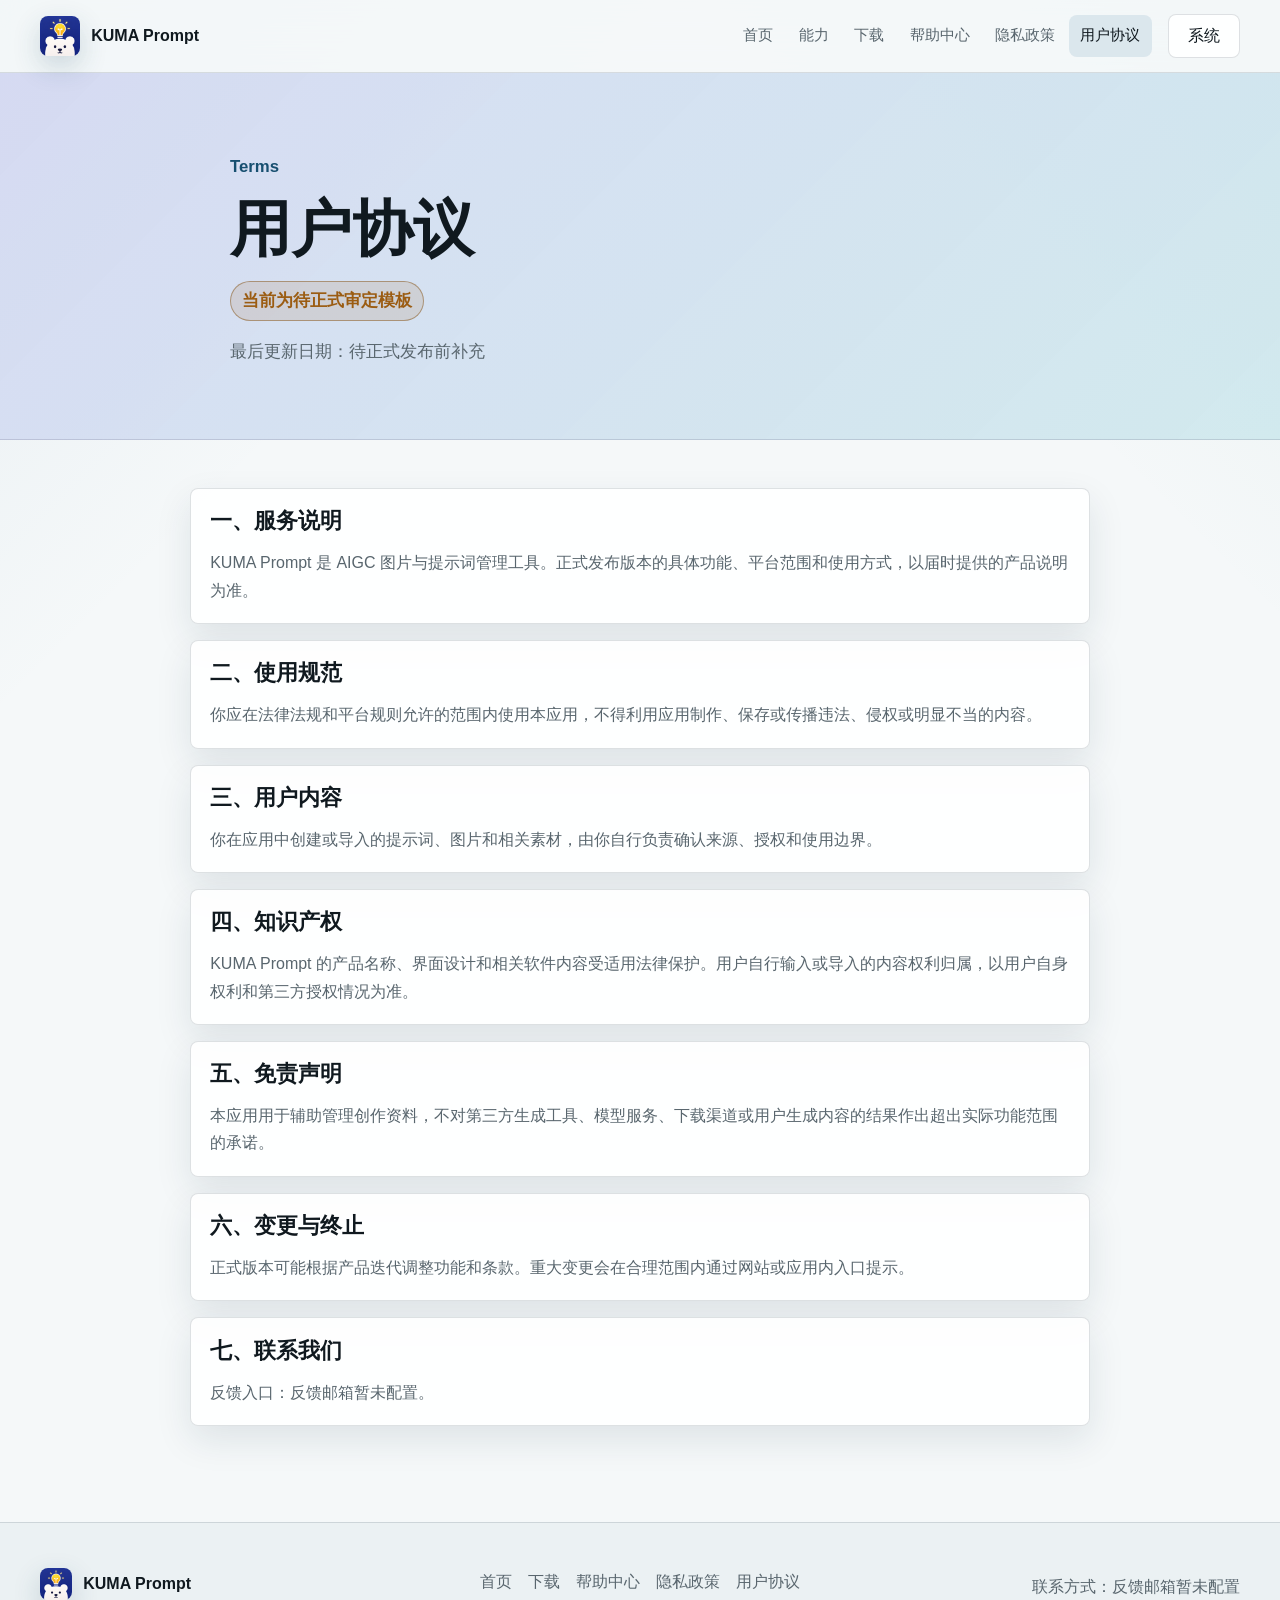
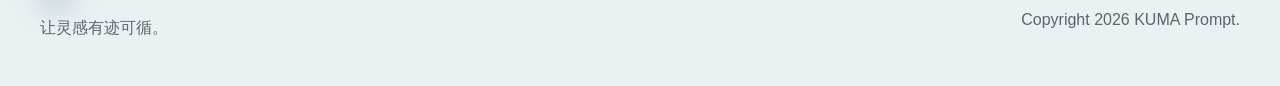
<file: terms/index.html>
<!doctype html>
<html lang="zh-CN" data-page="terms">
<head>
  <meta charset="UTF-8" />
  <meta name="viewport" content="width=device-width, initial-scale=1.0" />
  <meta name="description" content="KUMA Prompt 用户协议待正式审定模板。" />
  <meta property="og:title" content="用户协议｜KUMA Prompt" />
  <meta property="og:description" content="当前为待正式审定模板，正式发布前将根据实际版本补充。" />
  <meta property="og:type" content="website" />
  <meta property="og:url" content="https://kumaprompt.com/terms/" />
  <meta property="og:image" content="https://kumaprompt.com/assets/logo/app-icon.png" />
  <title>用户协议｜KUMA Prompt</title>
  <link rel="canonical" href="https://kumaprompt.com/terms/" />
  <link rel="icon" href="/assets/icons/favicon.png" />
  <link rel="apple-touch-icon" href="/assets/icons/icon-512.png" />
  <link rel="stylesheet" href="/styles/base.css?v=20260714.1" />
  <link rel="stylesheet" href="/styles/layout.css?v=20260714.1" />
  <link rel="stylesheet" href="/styles/components.css?v=20260714.1" />
  <link rel="stylesheet" href="/styles/pages.css?v=20260714.1" />
</head>
<body>
  <a class="skip-link" href="#main">跳到主要内容</a>
  <header class="site-header" data-site-header>
    <div class="nav-shell">
      <a class="brand-link" href="/" aria-label="KUMA Prompt 首页">
        <img class="brand-mark" src="/assets/logo/app-icon.png" alt="" width="40" height="40" />
        <span>KUMA Prompt</span>
      </a>
      <button class="icon-button menu-button" type="button" data-menu-toggle aria-label="打开导航" aria-expanded="false">
        <span class="menu-lines" aria-hidden="true"></span>
      </button>
      <nav class="site-nav" data-site-nav aria-label="主导航">
        <a href="/" data-nav="home">首页</a>
        <a href="/#features" data-nav="features">能力</a>
        <a href="/download/" data-nav="download">下载</a>
        <a href="/support/" data-nav="support">帮助中心</a>
        <a href="/privacy/" data-nav="privacy">隐私政策</a>
        <a href="/terms/" data-nav="terms">用户协议</a>
      </nav>
      <button class="theme-button" type="button" data-theme-toggle aria-label="切换显示模式">
        <span data-theme-label>系统</span>
      </button>
    </div>
  </header>

  <main id="main">
    <section class="page-hero compact-hero">
      <div class="section-inner page-hero-inner">
        <p class="eyebrow">Terms</p>
        <h1>用户协议</h1>
        <p class="template-label">当前为待正式审定模板</p>
        <p>最后更新日期：待正式发布前补充</p>
      </div>
    </section>

    <article class="section legal-page">
      <div class="section-inner legal-content">
        <section>
          <h2>一、服务说明</h2>
          <p>KUMA Prompt 是 AIGC 图片与提示词管理工具。正式发布版本的具体功能、平台范围和使用方式，以届时提供的产品说明为准。</p>
        </section>
        <section>
          <h2>二、使用规范</h2>
          <p>你应在法律法规和平台规则允许的范围内使用本应用，不得利用应用制作、保存或传播违法、侵权或明显不当的内容。</p>
        </section>
        <section>
          <h2>三、用户内容</h2>
          <p>你在应用中创建或导入的提示词、图片和相关素材，由你自行负责确认来源、授权和使用边界。</p>
        </section>
        <section>
          <h2>四、知识产权</h2>
          <p>KUMA Prompt 的产品名称、界面设计和相关软件内容受适用法律保护。用户自行输入或导入的内容权利归属，以用户自身权利和第三方授权情况为准。</p>
        </section>
        <section>
          <h2>五、免责声明</h2>
          <p>本应用用于辅助管理创作资料，不对第三方生成工具、模型服务、下载渠道或用户生成内容的结果作出超出实际功能范围的承诺。</p>
        </section>
        <section>
          <h2>六、变更与终止</h2>
          <p>正式版本可能根据产品迭代调整功能和条款。重大变更会在合理范围内通过网站或应用内入口提示。</p>
        </section>
        <section>
          <h2>七、联系我们</h2>
          <p>反馈入口：<span data-feedback-target>反馈邮箱暂未配置</span>。</p>
        </section>
      </div>
    </article>
  </main>

  <footer class="site-footer">
    <div class="section-inner footer-grid">
      <div>
        <a class="footer-brand" href="/">
          <img src="/assets/logo/app-icon.png" alt="" width="32" height="32" />
          <span>KUMA Prompt</span>
        </a>
        <p>让灵感有迹可循。</p>
      </div>
      <nav class="footer-links" aria-label="页脚导航">
        <a href="/">首页</a>
        <a href="/download/">下载</a>
        <a href="/support/">帮助中心</a>
        <a href="/privacy/">隐私政策</a>
        <a href="/terms/">用户协议</a>
      </nav>
      <div class="footer-meta">
        <p>联系方式：<span data-feedback-target>反馈邮箱暂未配置</span></p>
        <p>Copyright <span data-current-year></span> KUMA Prompt.</p>
      </div>
    </div>
  </footer>

  <script src="/scripts/site-config.js"></script>
  <script src="/scripts/theme.js"></script>
  <script src="/scripts/main.js?v=20260714.1"></script>
</body>
</html>
</file>
<file: styles/base.css>
:root {
  color-scheme: light;
  --bg: #f5f8f9;
  --bg-soft: #eaf0f2;
  --bg-elevated: rgba(255, 255, 255, 0.88);
  --surface: #ffffff;
  --text: #10191f;
  --muted: #59666e;
  --line: rgba(35, 59, 72, 0.15);
  --brand: #2e6f95;
  --brand-strong: #174f70;
  --brand-cyan: #3c9eb0;
  --accent: #2f866f;
  --button-start: #174f70;
  --button-end: #267f90;
  --button-text: #ffffff;
  --warm: #c66d43;
  --warning: #9b5c12;
  --shadow: 0 24px 64px rgba(23, 50, 64, 0.16);
  --shadow-soft: 0 14px 36px rgba(23, 50, 64, 0.1);
  --radius: 8px;
  --header-height: 72px;
  --max-width: 1200px;
  --font-display: "Avenir Next", "SF Pro Display", "PingFang SC", "Microsoft YaHei", sans-serif;
}

@media (prefers-color-scheme: dark) {
  :root:not([data-theme="light"]) {
    color-scheme: dark;
    --bg: #0b1013;
    --bg-soft: #11191e;
    --bg-elevated: rgba(20, 29, 34, 0.9);
    --surface: #151e23;
    --text: #f2f6f7;
    --muted: #a7b3b9;
    --line: rgba(205, 225, 234, 0.16);
    --brand: #78bdd8;
    --brand-strong: #9bd6ec;
    --brand-cyan: #5fc6d4;
    --accent: #67c3a4;
    --button-start: #78bdd8;
    --button-end: #67c3a4;
    --button-text: #071115;
    --warm: #e79a71;
    --warning: #efb768;
    --shadow: 0 24px 70px rgba(0, 0, 0, 0.4);
    --shadow-soft: 0 14px 36px rgba(0, 0, 0, 0.28);
  }
}

:root[data-theme="dark"] {
  color-scheme: dark;
  --bg: #0b1013;
  --bg-soft: #11191e;
  --bg-elevated: rgba(20, 29, 34, 0.9);
  --surface: #151e23;
  --text: #f2f6f7;
  --muted: #a7b3b9;
  --line: rgba(205, 225, 234, 0.16);
  --brand: #78bdd8;
  --brand-strong: #9bd6ec;
  --brand-cyan: #5fc6d4;
  --accent: #67c3a4;
  --button-start: #78bdd8;
  --button-end: #67c3a4;
  --button-text: #071115;
  --warm: #e79a71;
  --warning: #efb768;
  --shadow: 0 24px 70px rgba(0, 0, 0, 0.4);
  --shadow-soft: 0 14px 36px rgba(0, 0, 0, 0.28);
}

:root[data-theme="light"] {
  color-scheme: light;
}

* {
  box-sizing: border-box;
}

html {
  scroll-behavior: smooth;
  scroll-padding-top: calc(var(--header-height) + 1rem);
}

body {
  margin: 0;
  min-width: 320px;
  background:
    linear-gradient(135deg, color-mix(in srgb, var(--brand) 7%, transparent), transparent 32rem),
    linear-gradient(225deg, color-mix(in srgb, var(--accent) 6%, transparent), transparent 28rem),
    var(--bg);
  color: var(--text);
  font-family: -apple-system, BlinkMacSystemFont, "Segoe UI", "PingFang SC", "Hiragino Sans GB", "Microsoft YaHei", sans-serif;
  font-size: 16px;
  line-height: 1.7;
  text-rendering: optimizeLegibility;
}

body.nav-open {
  overflow: hidden;
}

img {
  display: block;
  max-width: 100%;
}

a {
  color: inherit;
  text-decoration: none;
}

a,
button {
  -webkit-tap-highlight-color: color-mix(in srgb, var(--brand) 18%, transparent);
}

p,
h1,
h2,
h3 {
  margin-top: 0;
}

p {
  color: var(--muted);
}

h1,
h2,
h3 {
  color: var(--text);
  font-family: var(--font-display);
  line-height: 1.16;
  text-wrap: balance;
}

p {
  text-wrap: pretty;
}

h1 {
  font-size: 5.35rem;
  margin-bottom: 1rem;
}

h2 {
  font-size: 2.65rem;
  margin-bottom: 1rem;
}

h3 {
  font-size: 1.08rem;
  margin-bottom: 0.55rem;
}

button,
input,
textarea {
  font: inherit;
}

button {
  color: inherit;
}

:focus-visible {
  outline: 3px solid color-mix(in srgb, var(--brand-cyan) 72%, transparent);
  outline-offset: 3px;
}

.skip-link {
  position: fixed;
  left: 1rem;
  top: 1rem;
  z-index: 100;
  transform: translateY(-140%);
  border-radius: var(--radius);
  background: var(--text);
  color: var(--bg);
  padding: 0.6rem 0.8rem;
}

.skip-link:focus {
  transform: translateY(0);
}

@media (prefers-reduced-motion: reduce) {
  html {
    scroll-behavior: auto;
  }

  *,
  *::before,
  *::after {
    animation-duration: 0.01ms !important;
    animation-iteration-count: 1 !important;
    scroll-behavior: auto !important;
    transition-duration: 0.01ms !important;
  }
}
</file>
<file: styles/layout.css>
.section-inner,
.nav-shell {
  width: min(var(--max-width), calc(100% - 3rem));
  margin: 0 auto;
}

.site-header {
  position: sticky;
  top: 0;
  z-index: 50;
  border-bottom: 1px solid var(--line);
  background: color-mix(in srgb, var(--bg) 84%, transparent);
  backdrop-filter: blur(18px);
}

.nav-shell {
  min-height: var(--header-height);
  display: grid;
  grid-template-columns: auto 1fr auto;
  align-items: center;
  gap: 1rem;
}

.brand-link,
.footer-brand {
  display: inline-flex;
  align-items: center;
  gap: 0.7rem;
  font-family: var(--font-display);
  font-weight: 700;
}

.brand-link {
  justify-self: start;
}

.brand-mark,
.footer-brand img {
  border-radius: 8px;
  box-shadow: 0 10px 28px rgba(30, 74, 96, 0.2);
}

.site-nav {
  justify-self: end;
  display: flex;
  align-items: center;
  gap: 0.15rem;
}

.site-nav a {
  border-radius: var(--radius);
  color: var(--muted);
  font-size: 0.92rem;
  padding: 0.5rem 0.72rem;
  transition: background 180ms ease, color 180ms ease;
}

.site-nav a:hover,
.site-nav a[aria-current="page"] {
  background: color-mix(in srgb, var(--brand) 12%, transparent);
  color: var(--text);
}

.menu-button {
  display: none;
}

.theme-button {
  min-width: 4.5rem;
  min-height: 2.6rem;
  border: 1px solid var(--line);
  border-radius: var(--radius);
  background: var(--bg-elevated);
  color: var(--text);
  cursor: pointer;
  padding: 0.45rem 0.7rem;
  transition: background 180ms ease, border-color 180ms ease;
}

.theme-button:hover {
  border-color: color-mix(in srgb, var(--brand) 48%, var(--line));
  background: color-mix(in srgb, var(--brand) 7%, var(--bg-elevated));
}

.hero {
  position: relative;
  isolation: isolate;
  overflow: visible;
  border-bottom: 1px solid var(--line);
}

.hero::before {
  content: "";
  position: absolute;
  inset: 0;
  z-index: -1;
  background:
    linear-gradient(115deg, color-mix(in srgb, var(--brand) 18%, transparent), transparent 44%),
    linear-gradient(245deg, color-mix(in srgb, var(--accent) 12%, transparent), transparent 38%),
    linear-gradient(180deg, transparent 62%, color-mix(in srgb, var(--bg) 94%, transparent));
}

.hero-shell {
  min-height: min(620px, calc(100svh - var(--header-height)));
  display: grid;
  grid-template-columns: minmax(0, 1.08fr) minmax(430px, 0.92fr);
  align-items: center;
  gap: 3.5rem;
  padding: 3.5rem 0;
}

.hero-copy-panel,
.hero-visual {
  min-width: 0;
}

.hero-copy-panel {
  position: relative;
  z-index: 2;
  max-width: 680px;
}

.hero-slogan {
  width: min(100%, 10em);
  margin-bottom: 1.15rem;
  color: var(--text);
  font-family: var(--font-display);
  font-size: 3.5rem;
  font-weight: 700;
  line-height: 1.1;
}

.hero-copy {
  max-width: 39rem;
  margin-bottom: 0;
  font-size: 1.12rem;
}

.hero-visual {
  position: relative;
  z-index: 1;
  width: 100%;
  margin: 0;
}

.section {
  padding: 6rem 0;
}

.section-quiet {
  background: color-mix(in srgb, var(--bg-soft) 78%, transparent);
}

.section-heading {
  max-width: 790px;
  margin-bottom: 3.5rem;
  text-align: center;
}

.section-heading p {
  font-size: 1.04rem;
}

.cta-band {
  border-top: 1px solid var(--line);
  background: color-mix(in srgb, var(--brand) 10%, var(--bg-soft));
  padding: 4.5rem 0;
}

.cta-inner {
  display: flex;
  align-items: center;
  justify-content: space-between;
  gap: 3rem;
}

.cta-inner > div {
  max-width: 760px;
}

.cta-inner h2 {
  font-size: 2.2rem;
}

.cta-inner p:last-child {
  margin-bottom: 0;
}

.site-footer {
  border-top: 1px solid var(--line);
  background: color-mix(in srgb, var(--bg-soft) 82%, transparent);
  padding: 2.8rem 0;
}

.footer-grid {
  display: grid;
  grid-template-columns: 1fr auto 1fr;
  gap: 2rem;
  align-items: start;
}

.footer-links {
  display: flex;
  flex-wrap: wrap;
  gap: 0.75rem 1rem;
  justify-content: center;
}

.footer-links a {
  color: var(--muted);
}

.footer-links a:hover {
  color: var(--text);
}

.footer-meta {
  text-align: right;
}

.footer-meta p,
.site-footer p {
  margin: 0.35rem 0 0;
}

@media (prefers-reduced-motion: no-preference) {
  .hero-copy-panel {
    animation: hero-copy-in 520ms ease-out both;
  }

  .hero-visual {
    animation: hero-visual-in 620ms 80ms ease-out both;
  }
}

@keyframes hero-copy-in {
  from {
    opacity: 0;
    transform: translateY(18px);
  }

  to {
    opacity: 1;
    transform: translateY(0);
  }
}

@keyframes hero-visual-in {
  from {
    opacity: 0;
    transform: translateY(24px);
  }

  to {
    opacity: 1;
    transform: translateY(0);
  }
}

@media (max-width: 899px) {
  .nav-shell {
    grid-template-columns: minmax(0, 1fr) auto auto;
    gap: 0.5rem;
  }

  .menu-button {
    display: inline-flex;
    justify-self: end;
  }

  .site-nav {
    position: fixed;
    left: 1.25rem;
    right: 1.25rem;
    top: calc(var(--header-height) + 0.75rem);
    display: grid;
    gap: 0.35rem;
    border: 1px solid var(--line);
    border-radius: var(--radius);
    background: color-mix(in srgb, var(--bg) 96%, transparent);
    box-shadow: var(--shadow);
    padding: 0.7rem;
    opacity: 0;
    overscroll-behavior: contain;
    pointer-events: none;
    transform: translateY(-0.5rem);
    transition: opacity 180ms ease, transform 180ms ease;
  }

  .nav-open .site-nav {
    opacity: 1;
    pointer-events: auto;
    transform: translateY(0);
  }

  .site-nav a {
    padding: 0.72rem 0.8rem;
  }

  .hero {
    height: auto;
    min-height: auto;
    overflow: visible;
    padding: 0;
  }

  .hero-shell {
    min-height: auto;
    display: flex;
    flex-direction: column;
    align-items: stretch;
    gap: 0;
    padding: 3rem 0 4rem;
  }

  .hero-copy-panel {
    width: 100%;
    max-width: none;
  }

  .hero-visual {
    display: flex;
    justify-content: center;
    width: 100%;
    margin-top: 2.5rem;
  }

  .hero-actions {
    flex-direction: column;
    gap: 0.8rem;
    width: 100%;
    margin-top: 1.75rem;
  }

  .hero-actions .button {
    width: 100%;
  }

  h1 {
    font-size: 4.15rem;
  }

  h2 {
    font-size: 2.3rem;
  }

  .hero-slogan {
    font-size: 2.9rem;
  }

  .hero-copy {
    font-size: 1.06rem;
  }

  .footer-grid {
    grid-template-columns: 1fr;
  }

  .footer-meta {
    text-align: left;
  }

  .footer-links {
    justify-content: flex-start;
  }
}

@media (max-width: 640px) {
  .section-inner {
    width: min(var(--max-width), calc(100% - 2.5rem));
  }

  .nav-shell {
    width: min(var(--max-width), calc(100% - 1.25rem));
  }

  h1 {
    font-size: 2.75rem;
  }

  h2 {
    font-size: 2rem;
  }

  .section {
    padding: 4.5rem 0;
  }

  .section-heading {
    margin-bottom: 2.5rem;
    text-align: left;
  }

  .hero-shell {
    padding: 2.75rem 0 3.75rem;
  }

  .brand-link span {
    max-width: 9.5rem;
    overflow: hidden;
    text-overflow: ellipsis;
    white-space: nowrap;
  }

  .theme-button {
    min-width: 3.7rem;
    padding: 0.4rem 0.5rem;
    font-size: 0.86rem;
  }

  .inline-actions {
    width: 100%;
  }

  .inline-actions .button,
  .cta-inner .button {
    width: 100%;
  }

  .cta-inner {
    align-items: stretch;
    flex-direction: column;
    gap: 1.75rem;
  }

  .hero-slogan {
    font-size: 2.3rem;
  }

  .cta-inner h2 {
    font-size: 1.85rem;
  }
}

@media (max-width: 380px) {
  h1 {
    font-size: 2.45rem;
  }

  .hero-slogan {
    font-size: 2.05rem;
  }

  .brand-link span {
    max-width: 7.8rem;
  }
}
</file>
<file: styles/components.css>
.eyebrow {
  margin-bottom: 0.8rem;
  color: var(--brand-strong);
  font-size: 0.82rem;
  font-weight: 720;
  letter-spacing: 0;
}

.hero-actions,
.inline-actions {
  display: flex;
  flex-wrap: wrap;
  gap: 0.8rem;
  align-items: center;
  margin-top: 1.7rem;
}

.button {
  display: inline-flex;
  min-height: 3rem;
  align-items: center;
  justify-content: center;
  gap: 0.55rem;
  border: 1px solid transparent;
  border-radius: var(--radius);
  cursor: pointer;
  font-weight: 700;
  line-height: 1.2;
  padding: 0.75rem 1.05rem;
  text-align: center;
  touch-action: manipulation;
  transition: transform 180ms ease, background 180ms ease, border-color 180ms ease, box-shadow 180ms ease;
}

.button:hover {
  transform: translateY(-1px);
}

.button:active {
  transform: translateY(0);
}

.button-primary {
  background: linear-gradient(135deg, var(--button-start), var(--button-end));
  color: var(--button-text);
  box-shadow: 0 14px 30px rgba(23, 79, 112, 0.24);
}

.button-primary:hover {
  box-shadow: 0 18px 34px rgba(23, 79, 112, 0.3);
}

.button-secondary {
  border-color: var(--line);
  background: var(--bg-elevated);
  color: var(--text);
}

.button-disabled,
.button[aria-disabled="true"] {
  border-color: var(--line);
  background: color-mix(in srgb, var(--bg-elevated) 80%, var(--bg-soft));
  color: var(--muted);
  cursor: default;
}

.button-disabled:hover,
.button[aria-disabled="true"]:hover {
  transform: none;
}

.icon-button {
  width: 2.8rem;
  height: 2.8rem;
  align-items: center;
  justify-content: center;
  border: 1px solid var(--line);
  border-radius: var(--radius);
  background: var(--bg-elevated);
  cursor: pointer;
  touch-action: manipulation;
}

.menu-lines,
.menu-lines::before,
.menu-lines::after {
  display: block;
  width: 1.15rem;
  height: 2px;
  border-radius: 2px;
  background: var(--text);
}

.menu-lines {
  position: relative;
}

.menu-lines::before,
.menu-lines::after {
  content: "";
  position: absolute;
  left: 0;
}

.menu-lines::before {
  top: -0.38rem;
}

.menu-lines::after {
  top: 0.38rem;
}

.hero-facts {
  display: flex;
  flex-wrap: wrap;
  gap: 0.65rem 1.1rem;
  margin: 1.35rem 0 0;
  padding: 1.15rem 0 0;
  border-top: 1px solid var(--line);
  color: var(--muted);
  font-size: 0.92rem;
  list-style: none;
}

.hero-facts li {
  display: inline-flex;
  align-items: center;
  gap: 0.5rem;
}

.hero-facts li::before {
  content: "";
  width: 0.42rem;
  height: 0.42rem;
  border-radius: 50%;
  background: var(--accent);
  box-shadow: 0 0 0 4px color-mix(in srgb, var(--accent) 12%, transparent);
}

.product-stage {
  position: relative;
  display: flex;
  justify-content: center;
  width: min(100%, 310px);
  margin: 0 auto;
}

.product-screen {
  display: block;
  width: 100%;
  height: auto;
  border: 6px solid #0a0d0f;
  border-radius: 30px;
  background: #000;
  box-shadow: 0 28px 58px rgba(8, 24, 32, 0.28);
}

.product-screen-left,
.product-screen-right {
  display: none;
}

.workflow-section {
  background: var(--bg);
}

.workflow-grid {
  display: grid;
  grid-template-columns: repeat(4, minmax(0, 1fr));
  border-top: 1px solid var(--line);
  border-bottom: 1px solid var(--line);
}

.workflow-step {
  min-width: 0;
  padding: 1.7rem 1.5rem 1.65rem;
  border-right: 1px solid var(--line);
}

.workflow-step:last-child {
  border-right: 0;
}

.workflow-index {
  display: block;
  margin-bottom: 1.9rem;
  color: var(--brand-strong);
  font-family: var(--font-display);
  font-size: 0.82rem;
  font-weight: 720;
}

.workflow-step h3 {
  font-size: 1.25rem;
}

.workflow-step p {
  margin-bottom: 0;
  font-size: 0.95rem;
}

.showcase-list {
  border-top: 1px solid var(--line);
}

.showcase-row {
  display: grid;
  grid-template-columns: minmax(280px, 0.75fr) minmax(0, 1.25fr);
  align-items: center;
  gap: 5rem;
  padding: 5rem 0;
  border-bottom: 1px solid var(--line);
}

.showcase-row-reverse {
  grid-template-columns: minmax(0, 1.25fr) minmax(280px, 0.75fr);
}

.showcase-row-reverse .app-screen-frame {
  grid-column: 2;
  grid-row: 1;
}

.showcase-row-reverse .showcase-copy {
  grid-column: 1;
  grid-row: 1;
}

.app-screen-frame,
.settings-visual {
  width: min(100%, 318px);
  margin: 0 auto;
  padding: 7px;
  border: 1px solid rgba(255, 255, 255, 0.12);
  border-radius: 30px;
  background: #090d0f;
  box-shadow: var(--shadow);
}

.app-screen-frame img,
.settings-visual img {
  width: 100%;
  height: auto;
  border-radius: 22px;
}

.showcase-copy {
  max-width: 660px;
}

.feature-label {
  margin-bottom: 0.8rem;
  color: var(--brand-strong);
  font-size: 0.86rem;
  font-weight: 720;
}

.showcase-copy h3 {
  margin-bottom: 1.1rem;
  font-size: 2.15rem;
}

.showcase-copy > p:not(.feature-label) {
  font-size: 1.05rem;
}

.feature-points {
  display: grid;
  gap: 0.75rem;
  margin: 1.5rem 0 0;
  padding: 1.25rem 0 0;
  border-top: 1px solid var(--line);
  color: var(--text);
  list-style: none;
}

.feature-points li {
  position: relative;
  padding-left: 1.25rem;
}

.feature-points li::before {
  content: "";
  position: absolute;
  left: 0;
  top: 0.72em;
  width: 0.42rem;
  height: 0.42rem;
  border-radius: 2px;
  background: var(--brand-cyan);
}

.trust-section {
  background: #0d171c;
  color: #f2f6f7;
}

.trust-layout {
  display: grid;
  grid-template-columns: minmax(0, 1fr) minmax(280px, 360px);
  align-items: center;
  gap: 5rem;
}

.trust-copy {
  max-width: 760px;
}

.trust-section .eyebrow {
  color: #8dd1e7;
}

.trust-section h2 {
  color: #f2f6f7;
}

.trust-copy > p:last-of-type {
  color: #b9c5ca;
  font-size: 1.06rem;
}

.trust-list {
  display: grid;
  grid-template-columns: repeat(3, minmax(0, 1fr));
  gap: 0;
  margin: 2.25rem 0 0;
  border-top: 1px solid rgba(220, 238, 244, 0.18);
}

.trust-list div {
  padding: 1.35rem 1.2rem 0 0;
}

.trust-list dt {
  margin-bottom: 0.4rem;
  color: #f2f6f7;
  font-weight: 720;
}

.trust-list dd {
  margin: 0;
  color: #aab8be;
  font-size: 0.9rem;
}

.guide-grid {
  display: grid;
  grid-template-columns: repeat(2, 1fr);
  gap: 1rem;
}

.text-panel,
.download-panel,
.release-panel,
.faq-item,
.legal-content section,
.not-found-panel {
  border: 1px solid var(--line);
  border-radius: var(--radius);
  background: var(--bg-elevated);
  box-shadow: var(--shadow-soft);
}

.text-panel {
  padding: 1.25rem;
}

.info-table {
  display: grid;
  gap: 0.75rem;
  margin: 1.5rem 0;
}

.info-table div {
  display: grid;
  grid-template-columns: minmax(7rem, 0.36fr) 1fr;
  gap: 1rem;
  border-bottom: 1px solid var(--line);
  padding-bottom: 0.75rem;
}

.info-table dt {
  color: var(--muted);
}

.info-table dd {
  margin: 0;
  color: var(--text);
  font-weight: 680;
}

.break-value {
  overflow-wrap: anywhere;
}

.plain-list,
.ordered-list {
  margin: 0;
  padding-left: 1.25rem;
  color: var(--muted);
}

.plain-list li,
.ordered-list li {
  margin: 0.45rem 0;
}

.faq-wrap {
  display: grid;
  gap: 0.8rem;
  max-width: 860px;
}

.faq-item {
  padding: 0.95rem 1.05rem;
}

.faq-item summary {
  cursor: pointer;
  color: var(--text);
  font-weight: 700;
}

.faq-item p {
  margin: 0.8rem 0 0;
}

.faq-item a,
.legal-content a,
.footer-meta a {
  color: var(--brand-strong);
  text-decoration: underline;
  text-underline-offset: 0.18em;
}

@media (min-width: 900px) {
  .product-stage {
    display: block;
    width: min(100%, 520px);
    aspect-ratio: 1.02;
  }

  .product-screen {
    position: absolute;
    width: 43%;
  }

  .product-screen-left,
  .product-screen-right {
    display: block;
    top: 12%;
    z-index: 1;
    opacity: 0.84;
    filter: saturate(0.82);
  }

  .product-screen-left {
    left: 0;
    transform: rotate(-3deg);
  }

  .product-screen-main {
    top: 0;
    left: 28.5%;
    z-index: 3;
    width: 44%;
  }

  .product-screen-right {
    right: 0;
    transform: rotate(3deg);
  }
}

@media (max-width: 980px) {
  .guide-grid {
    grid-template-columns: 1fr;
  }
}

@media (max-width: 899px) {
  .workflow-grid {
    grid-template-columns: repeat(2, minmax(0, 1fr));
  }

  .workflow-step:nth-child(2) {
    border-right: 0;
  }

  .workflow-step:nth-child(-n + 2) {
    border-bottom: 1px solid var(--line);
  }

  .showcase-row,
  .showcase-row-reverse,
  .trust-layout {
    grid-template-columns: 1fr;
  }

  .showcase-row {
    gap: 2.8rem;
  }

  .showcase-row-reverse .app-screen-frame,
  .showcase-row-reverse .showcase-copy {
    grid-column: auto;
    grid-row: auto;
  }

  .showcase-copy {
    max-width: 720px;
    margin: 0 auto;
  }

  .trust-layout {
    gap: 3rem;
  }
}

@media (max-width: 640px) {
  .hero-facts {
    display: grid;
    gap: 0.55rem;
  }

  .workflow-grid {
    grid-template-columns: 1fr;
  }

  .workflow-step,
  .workflow-step:nth-child(2) {
    border-right: 0;
    border-bottom: 1px solid var(--line);
    padding: 1.4rem 0;
  }

  .workflow-step:last-child {
    border-bottom: 0;
  }

  .workflow-index {
    margin-bottom: 1rem;
  }

  .showcase-row {
    gap: 2.4rem;
    padding: 3.5rem 0;
  }

  .app-screen-frame,
  .settings-visual {
    width: min(100%, 286px);
  }

  .showcase-copy h3 {
    font-size: 1.7rem;
  }

  .trust-list {
    grid-template-columns: 1fr;
  }

  .trust-list div {
    padding-top: 1rem;
  }

  .text-panel {
    padding: 1rem;
  }

  .info-table div {
    grid-template-columns: 1fr;
    gap: 0.15rem;
  }
}
</file>
<file: styles/pages.css>
.page-hero {
  border-bottom: 1px solid var(--line);
  background:
    linear-gradient(135deg, rgba(90, 92, 240, 0.14), rgba(0, 169, 200, 0.11)),
    color-mix(in srgb, var(--bg-soft) 76%, transparent);
}

.compact-hero {
  padding: 5rem 0 3.5rem;
}

.page-hero-inner {
  max-width: 820px;
}

.page-hero h1 {
  font-size: 3.8rem;
  margin-bottom: 1rem;
}

.page-hero p {
  max-width: 42rem;
  font-size: 1.05rem;
}

.download-layout {
  display: grid;
  grid-template-columns: minmax(0, 1.15fr) minmax(280px, 0.85fr);
  gap: 1.2rem;
  align-items: start;
}

.download-panel,
.release-panel {
  padding: clamp(1.1rem, 3vw, 1.6rem);
}

.download-app {
  display: flex;
  gap: 1rem;
  align-items: center;
}

.download-app img {
  border-radius: 8px;
  box-shadow: 0 14px 34px rgba(52, 80, 160, 0.18);
}

.download-app h2 {
  margin-bottom: 0.25rem;
  font-size: 1.55rem;
}

.download-note {
  margin: 0.85rem 0 0;
  color: var(--warning);
}

.release-panel h2 {
  font-size: 1.25rem;
  margin: 0 0 0.6rem;
}

.release-panel h2 + p {
  margin-bottom: 1.6rem;
}

.template-label {
  display: inline-flex;
  border: 1px solid color-mix(in srgb, var(--warning) 42%, var(--line));
  border-radius: 999px;
  background: color-mix(in srgb, var(--warning) 12%, transparent);
  color: var(--warning);
  font-weight: 760;
  padding: 0.3rem 0.7rem;
}

.legal-page {
  padding-top: 3rem;
}

.legal-content {
  display: grid;
  max-width: 900px;
  gap: 1rem;
}

.legal-content section {
  padding: 1.2rem;
}

.legal-content h2 {
  font-size: 1.35rem;
}

.legal-content p {
  margin-bottom: 0;
}

.not-found-main {
  min-height: calc(100svh - var(--header-height));
  display: grid;
  place-items: center;
  padding: 3rem 0;
}

.not-found-panel {
  max-width: 560px;
  padding: 2rem;
  text-align: center;
}

.not-found-panel img {
  margin: 0 auto 1rem;
  border-radius: 8px;
}

.not-found-panel h1 {
  font-size: 3.5rem;
}

@media (max-width: 820px) {
  .download-layout {
    grid-template-columns: 1fr;
  }

  .page-hero h1 {
    font-size: 3rem;
  }

  .not-found-panel h1 {
    font-size: 2.8rem;
  }
}

@media (max-width: 640px) {
  .page-hero h1 {
    font-size: 2.45rem;
  }

  .not-found-panel h1 {
    font-size: 2.35rem;
  }
}
</file>
